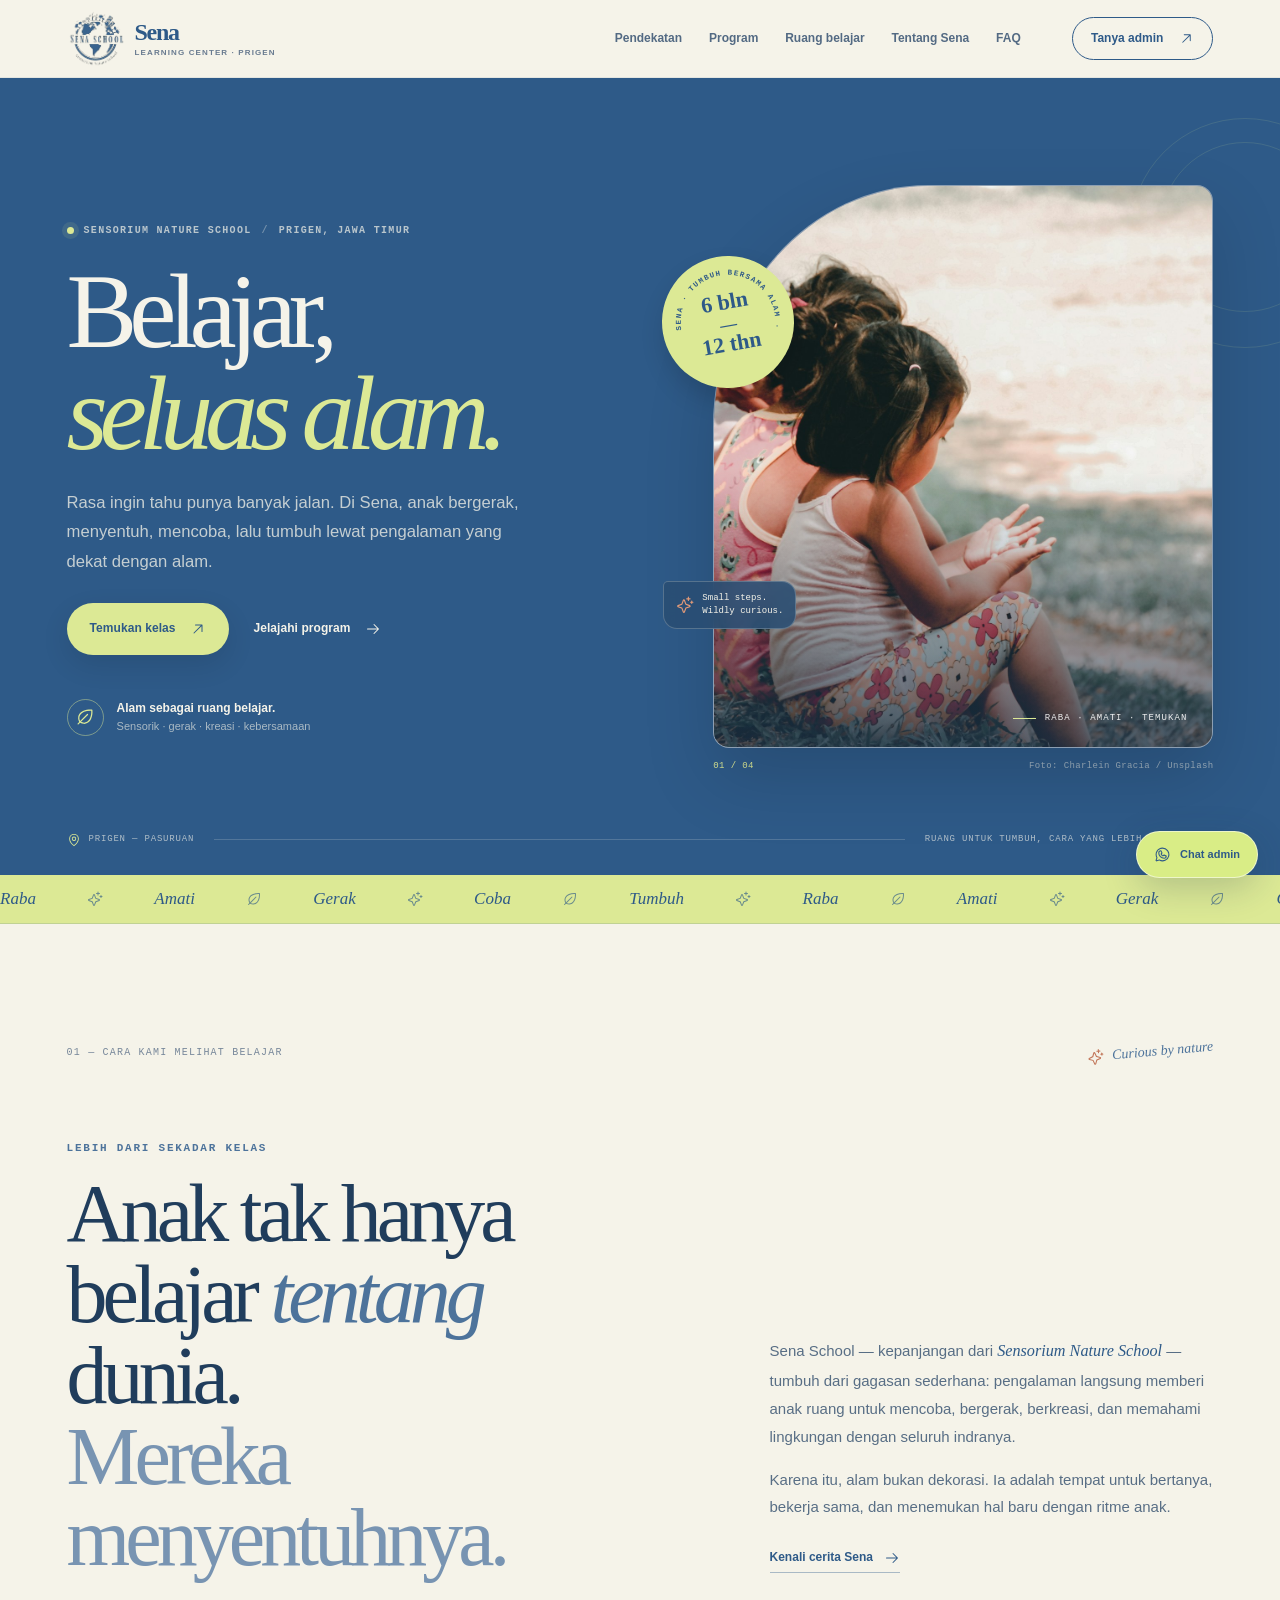
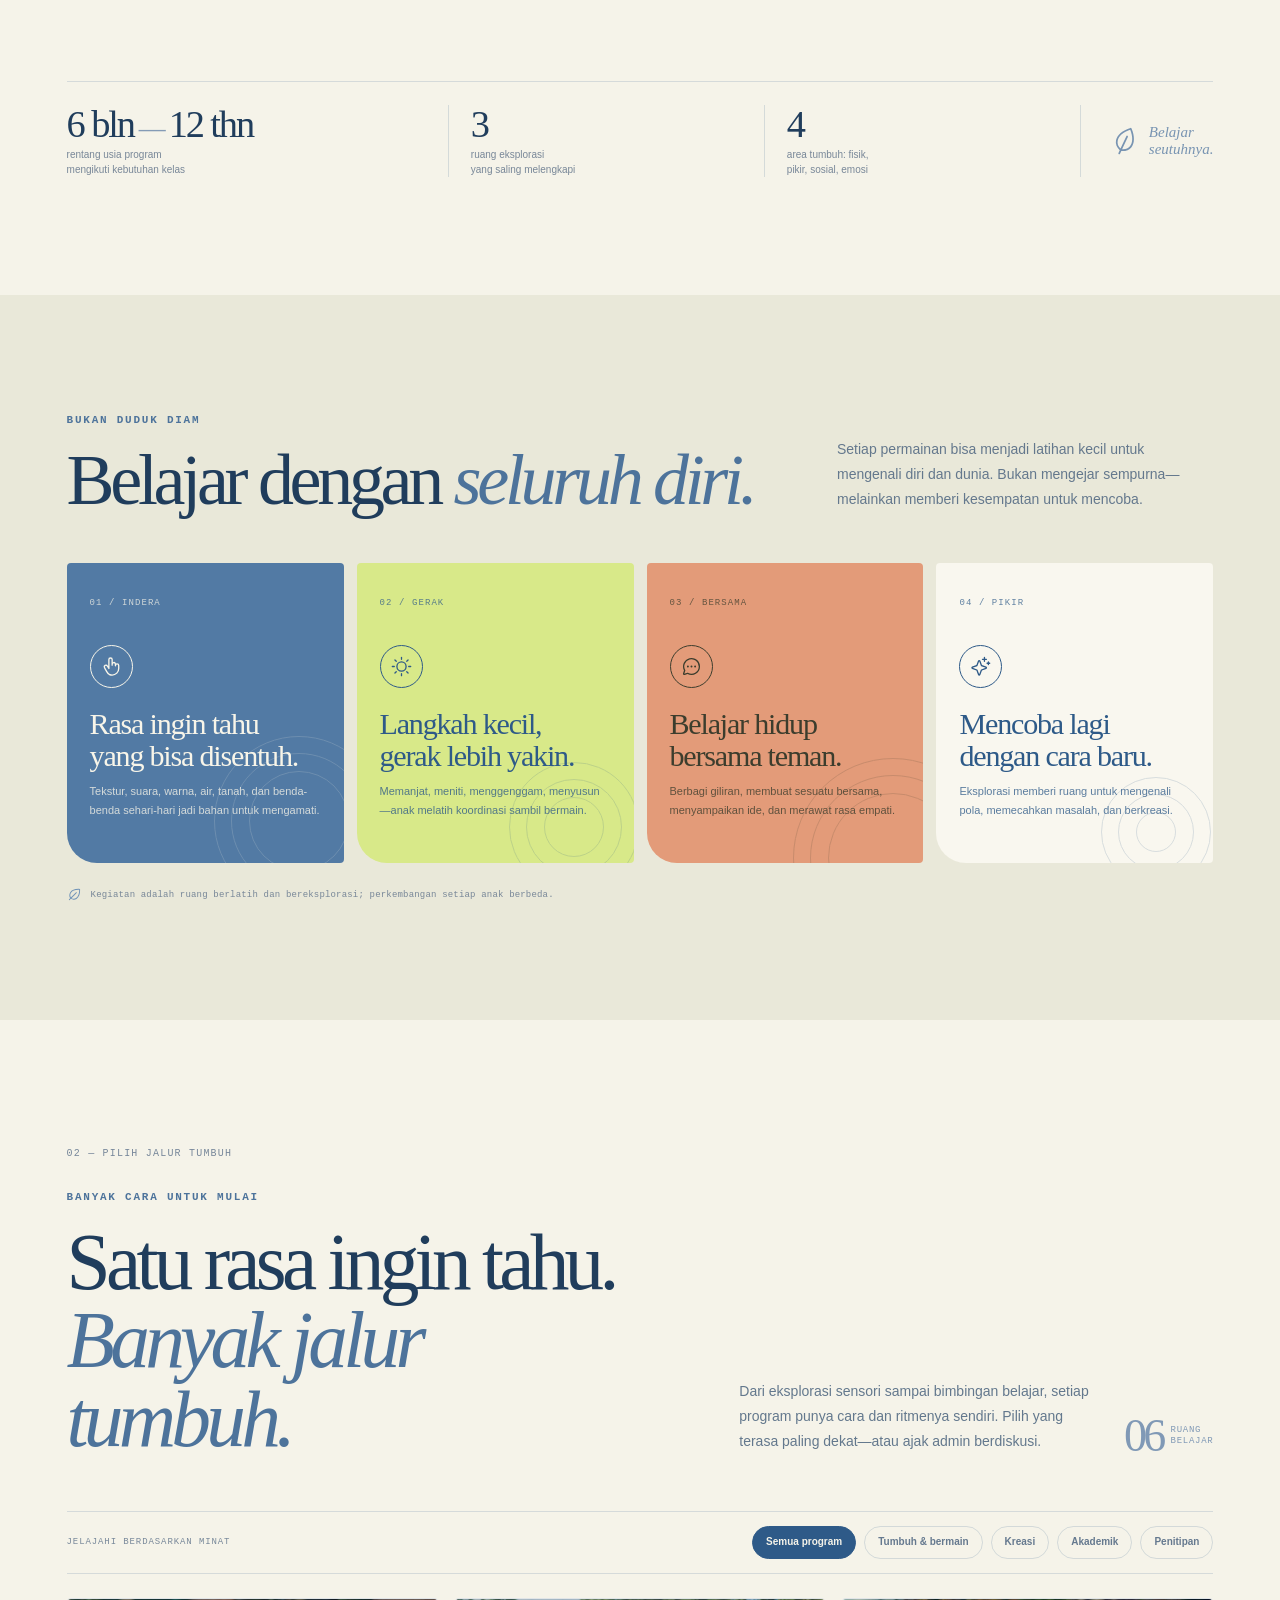
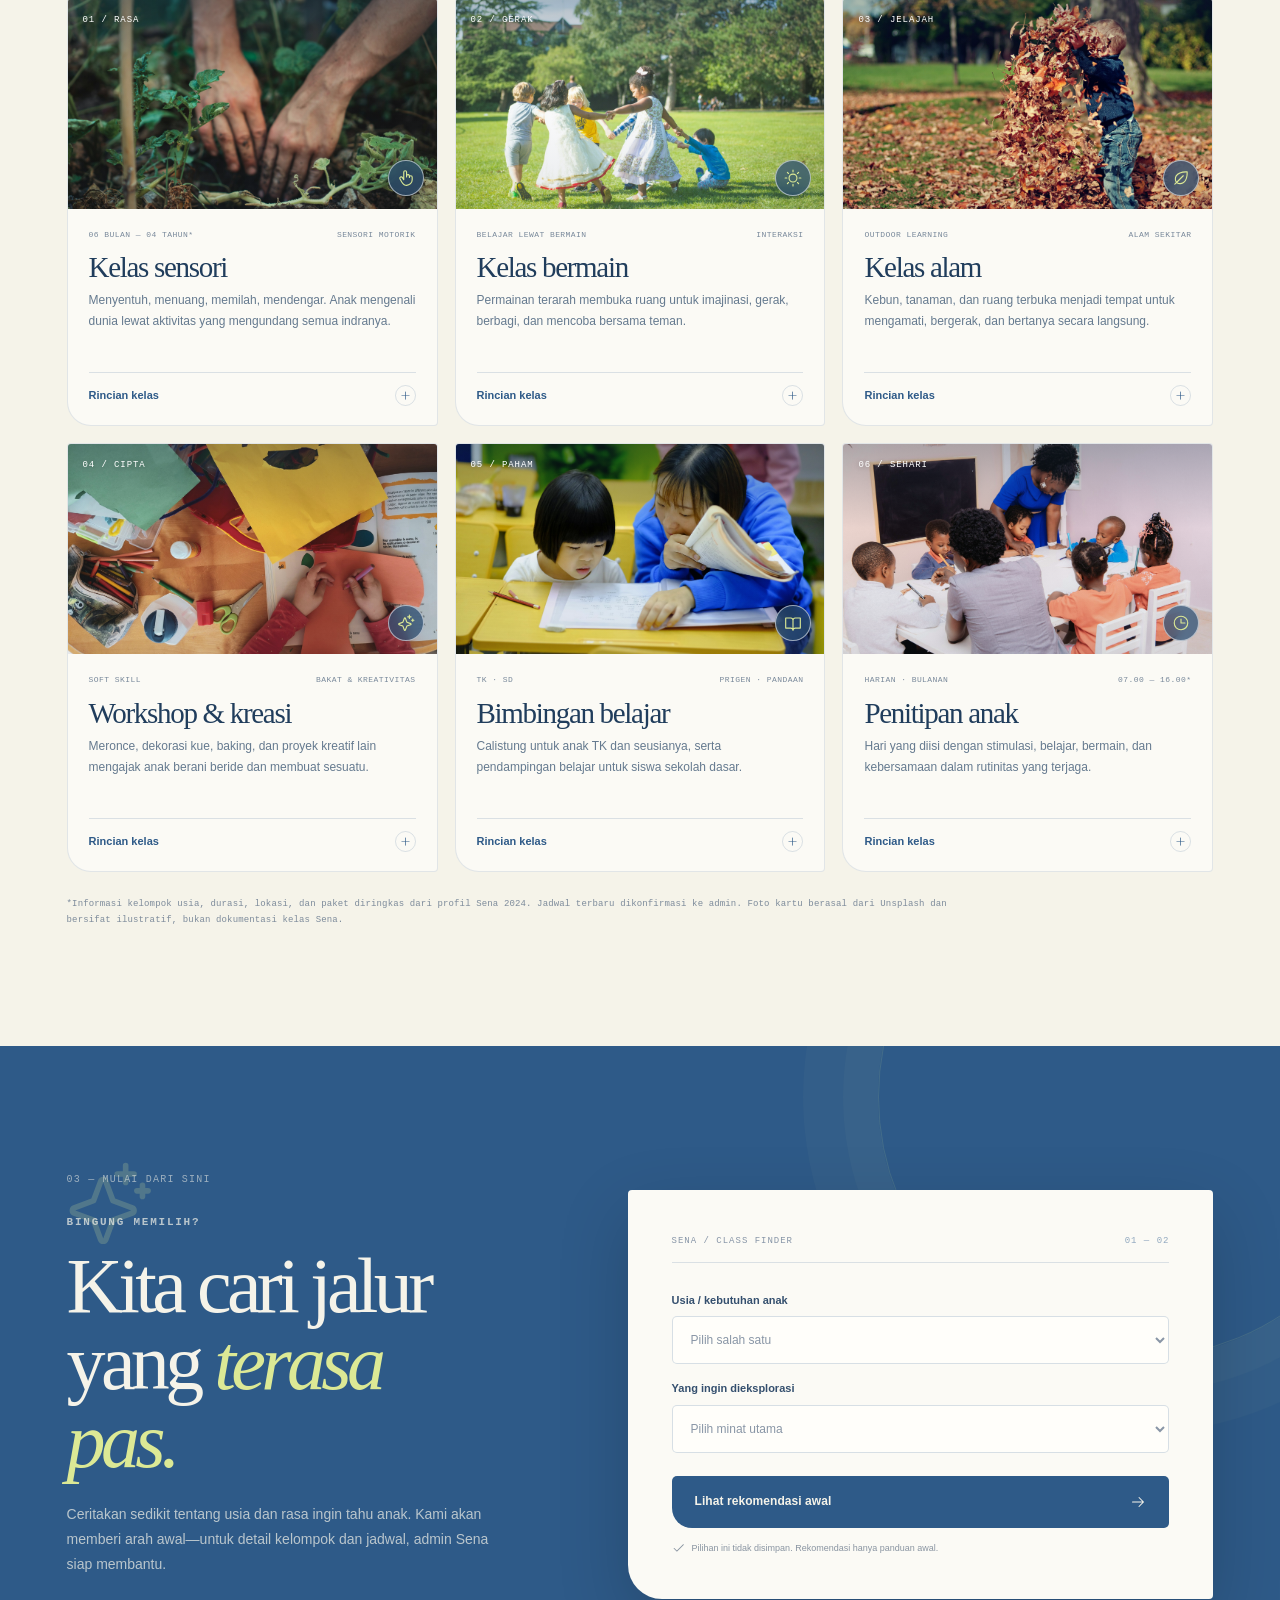
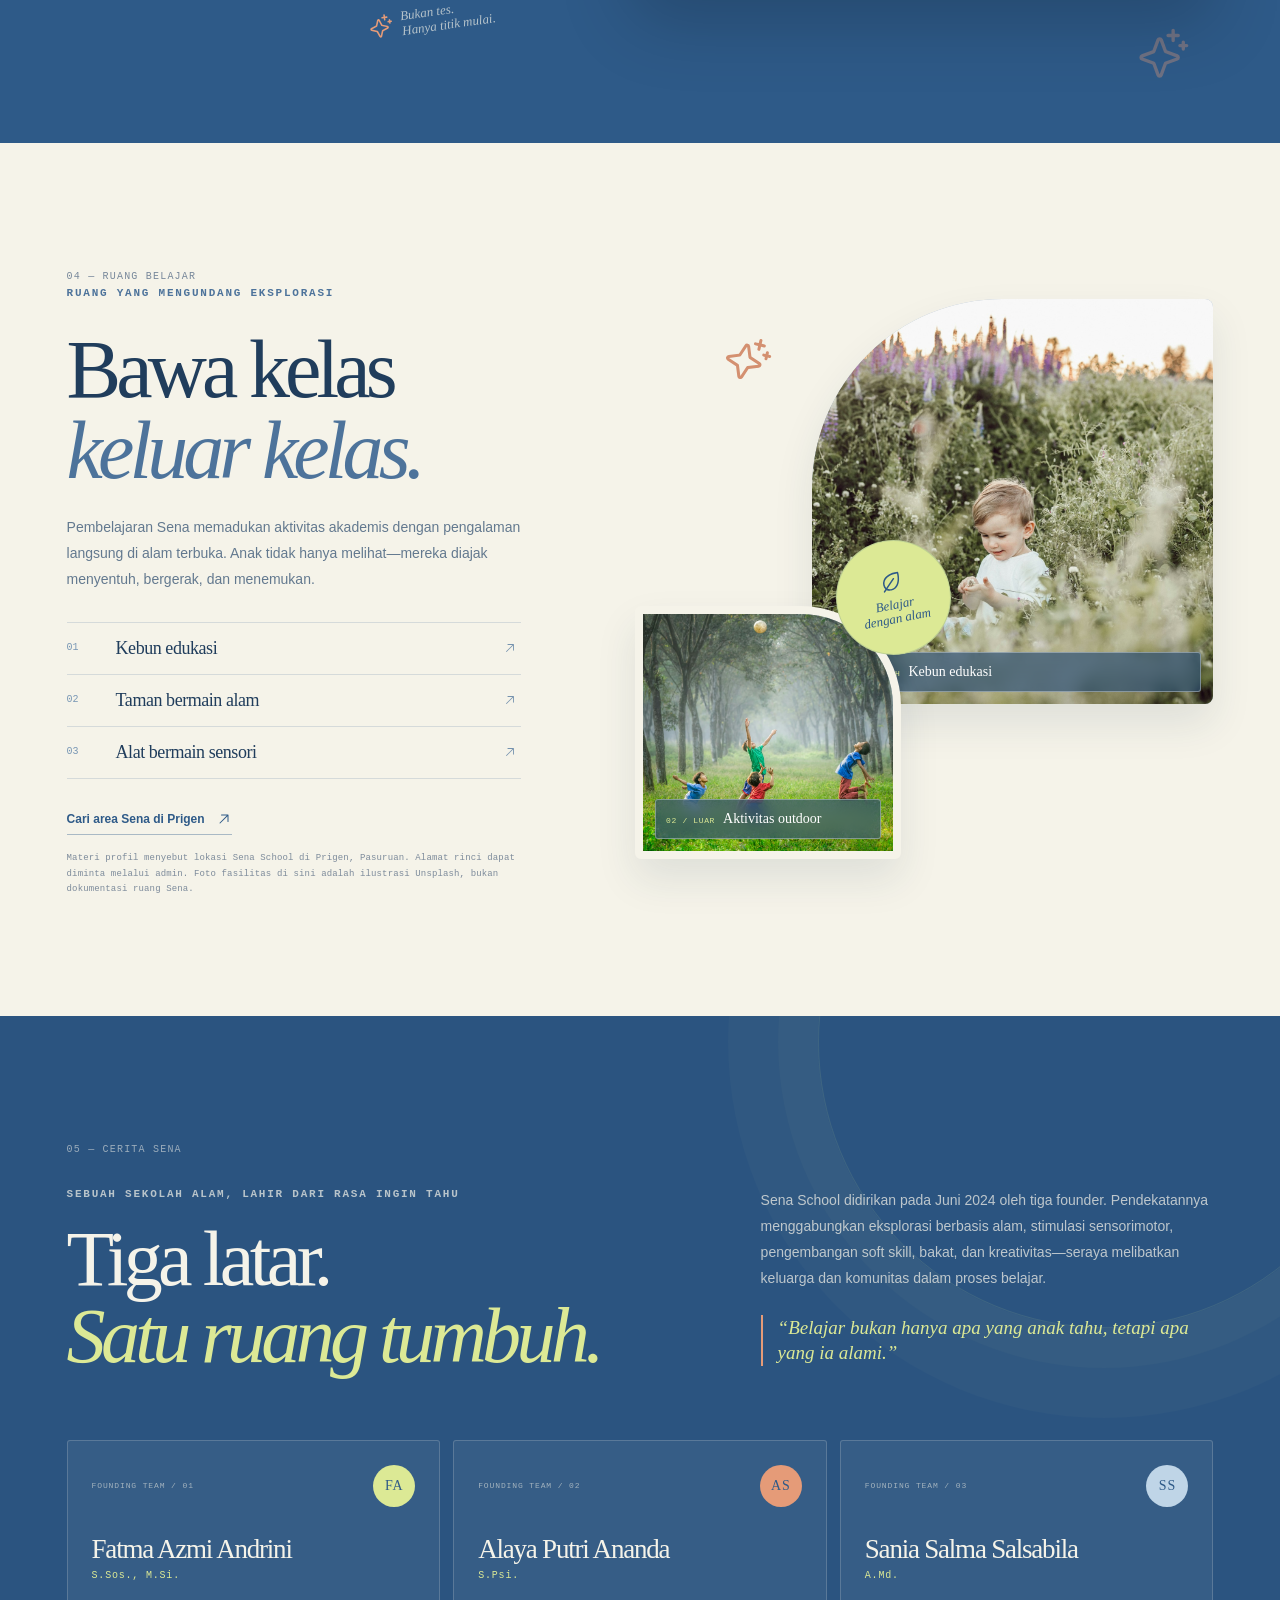
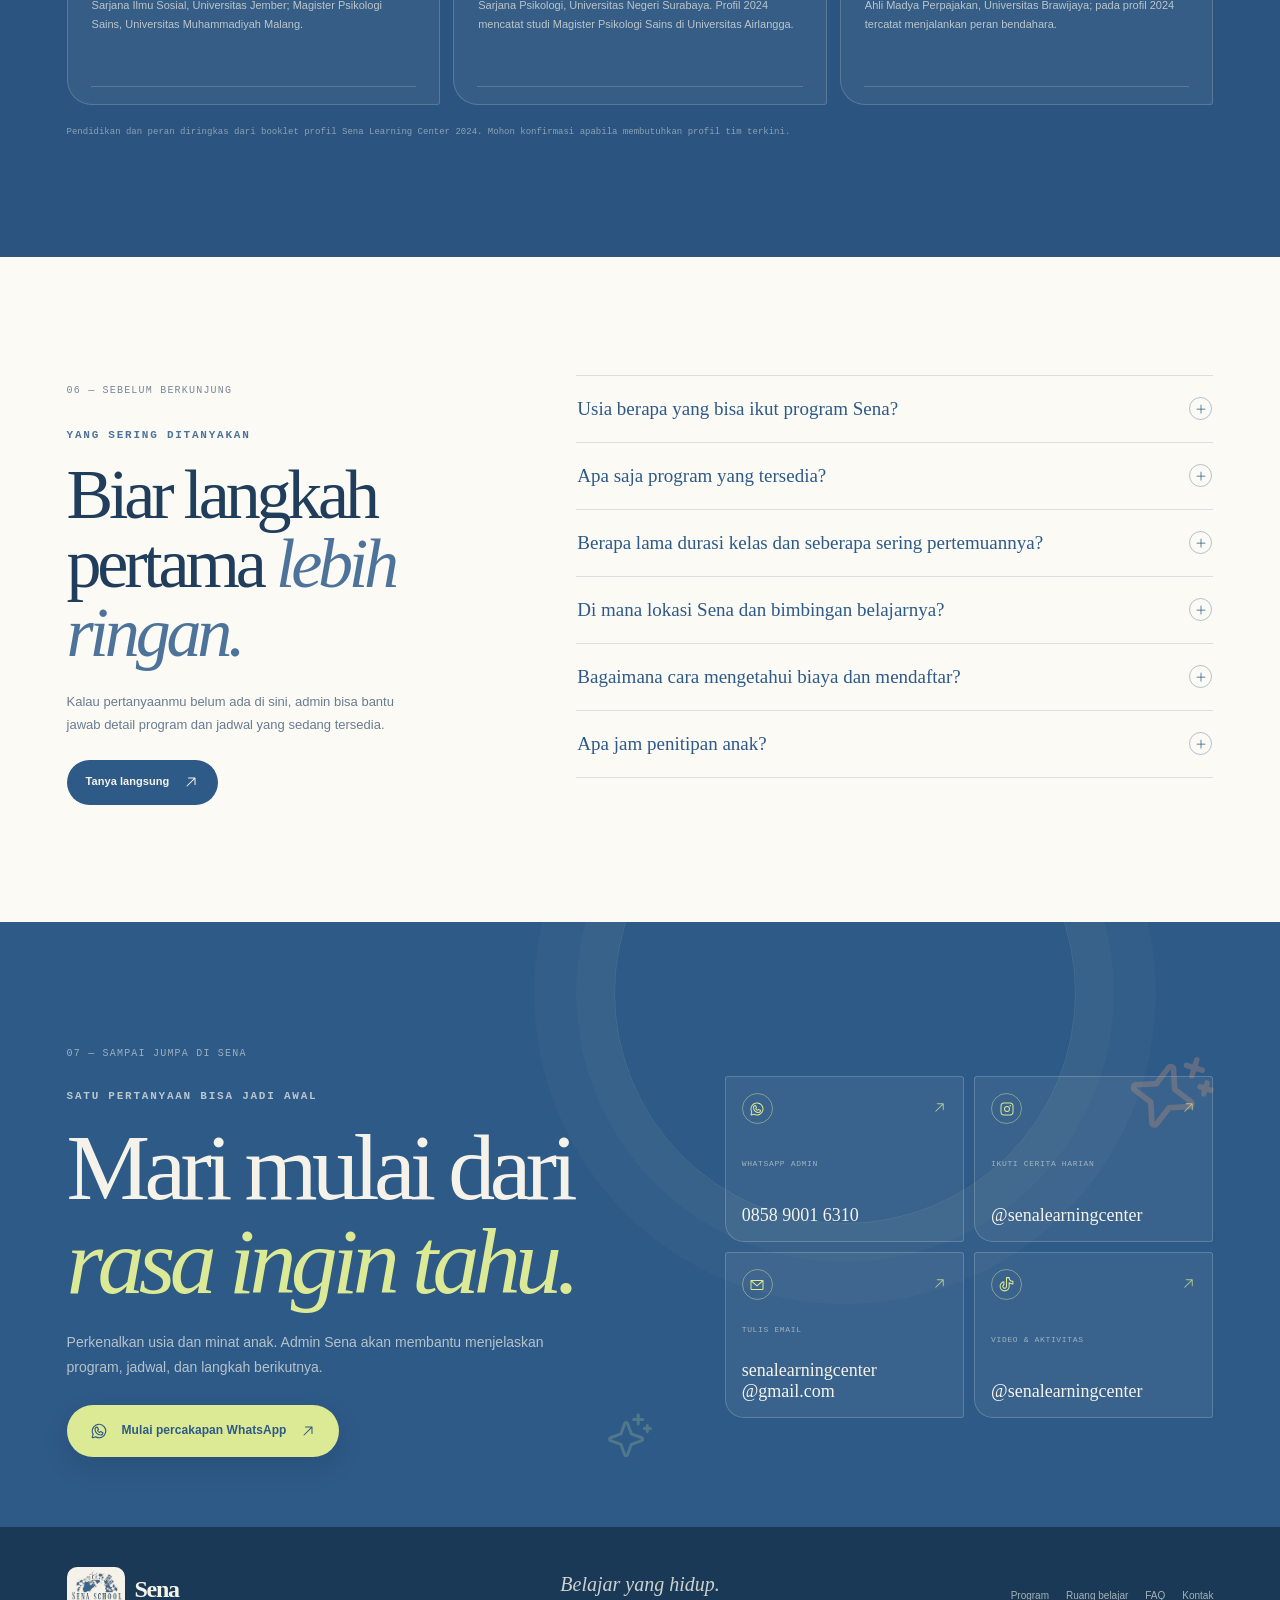
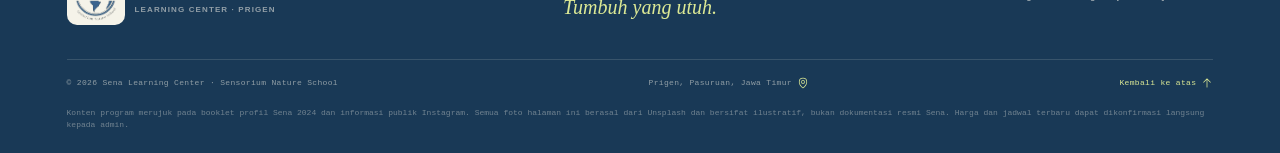
<file: index.html>
<!doctype html>
<html lang="id">
<head>
  <meta charset="utf-8">
  <meta name="viewport" content="width=device-width, initial-scale=1">
  <meta name="theme-color" content="#2E5A88">
  <meta name="description" content="Sena Learning Center di Prigen, Pasuruan — ruang belajar berbasis alam untuk sensory play, kelas alam, kreativitas, calistung, bimbingan SD, dan penitipan anak.">
  <meta property="og:type" content="website">
  <meta property="og:title" content="Sena Learning Center — Belajar, seluas alam">
  <meta property="og:description" content="Ruang belajar berbasis alam dan sensorik untuk anak di Prigen, Pasuruan.">
  <meta property="og:image" content="assets/hero-nature.jpg">
  <title>Sena Learning Center — Belajar, seluas alam</title>
  <link rel="icon" type="image/png" href="assets/sena-favicon.png">
  <link rel="manifest" href="manifest.json">
  <link rel="stylesheet" href="styles.css">
  <script defer src="script.js"></script>
  <script type="application/ld+json">
  {
    "@context": "https://schema.org",
    "@type": "EducationalOrganization",
    "name": "Sena Learning Center — Sensorium Nature School",
    "description": "Pusat belajar anak berbasis alam dan sensorik di Prigen, Pasuruan.",
    "address": {
      "@type": "PostalAddress",
      "addressLocality": "Prigen, Pasuruan",
      "addressRegion": "Jawa Timur",
      "addressCountry": "ID"
    },
    "telephone": "+6285890016310",
    "email": "senalearningcenter@gmail.com",
    "sameAs": [
      "https://www.instagram.com/senalearningcenter/",
      "https://www.tiktok.com/@senalearningcenter"
    ]
  }
  </script>
</head>
<body>
  <a class="skip-link" href="#konten">Lewati ke konten</a>

  <!-- Phosphor Icons Regular subset; official inline SVG paths. MIT License. -->
  <svg class="svg-sprite" xmlns="http://www.w3.org/2000/svg" aria-hidden="true" focusable="false">
    <symbol id="i-leaf" viewBox="0 0 256 256" fill="currentColor"><path d="M223.45,40.07a8,8,0,0,0-7.52-7.52C139.8,28.08,78.82,51,52.82,94a87.09,87.09,0,0,0-12.76,49c.57,15.92,5.21,32,13.79,47.85l-19.51,19.5a8,8,0,0,0,11.32,11.32l19.5-19.51C81,210.73,97.09,215.37,113,215.94q1.67.06,3.33.06A86.93,86.93,0,0,0,162,203.18C205,177.18,227.93,116.21,223.45,40.07ZM153.75,189.5c-22.75,13.78-49.68,14-76.71.77l88.63-88.62a8,8,0,0,0-11.32-11.32L65.73,179c-13.19-27-13-54,.77-76.71,22.09-36.47,74.6-56.44,141.31-54.06C210.2,114.89,190.22,167.41,153.75,189.5Z"/></symbol>
    <symbol id="i-arrow-up-right" viewBox="0 0 256 256" fill="currentColor"><path d="M200,64V168a8,8,0,0,1-16,0V83.31L69.66,197.66a8,8,0,0,1-11.32-11.32L172.69,72H88a8,8,0,0,1,0-16H192A8,8,0,0,1,200,64Z"/></symbol>
    <symbol id="i-arrow-right" viewBox="0 0 256 256" fill="currentColor"><path d="M221.66,133.66l-72,72a8,8,0,0,1-11.32-11.32L196.69,136H40a8,8,0,0,1,0-16H196.69L138.34,61.66a8,8,0,0,1,11.32-11.32l72,72A8,8,0,0,1,221.66,133.66Z"/></symbol>
    <symbol id="i-arrow-down-right" viewBox="0 0 256 256" fill="currentColor"><path d="M200,88V192a8,8,0,0,1-8,8H88a8,8,0,0,1,0-16h84.69L58.34,69.66A8,8,0,0,1,69.66,58.34L184,172.69V88a8,8,0,0,1,16,0Z"/></symbol>
    <symbol id="i-arrow-up" viewBox="0 0 256 256" fill="currentColor"><path d="M205.66,117.66a8,8,0,0,1-11.32,0L136,59.31V216a8,8,0,0,1-16,0V59.31L61.66,117.66a8,8,0,0,1-11.32-11.32l72-72a8,8,0,0,1,11.32,0l72,72A8,8,0,0,1,205.66,117.66Z"/></symbol>
    <symbol id="i-spark" viewBox="0 0 256 256" fill="currentColor"><path d="M197.58,129.06,146,110l-19-51.62a15.92,15.92,0,0,0-29.88,0L78,110l-51.62,19a15.92,15.92,0,0,0,0,29.88L78,178l19,51.62a15.92,15.92,0,0,0,29.88,0L146,178l51.62-19a15.92,15.92,0,0,0,0-29.88ZM137,164.22a8,8,0,0,0-4.74,4.74L112,223.85,91.78,169A8,8,0,0,0,87,164.22L32.15,144,87,123.78A8,8,0,0,0,91.78,119L112,64.15,132.22,119a8,8,0,0,0,4.74,4.74L191.85,144ZM144,40a8,8,0,0,1,8-8h16V16a8,8,0,0,1,16,0V32h16a8,8,0,0,1,0,16H184V64a8,8,0,0,1-16,0V48H152A8,8,0,0,1,144,40ZM248,88a8,8,0,0,1-8,8h-8v8a8,8,0,0,1-16,0V96h-8a8,8,0,0,1,0-16h8V72a8,8,0,0,1,16,0v8h8A8,8,0,0,1,248,88Z"/></symbol>
    <symbol id="i-hand" viewBox="0 0 256 256" fill="currentColor"><path d="M196,88a27.86,27.86,0,0,0-13.35,3.39A28,28,0,0,0,144,74.7V44a28,28,0,0,0-56,0v80l-3.82-6.13A28,28,0,0,0,35.73,146l4.67,8.23C74.81,214.89,89.05,240,136,240a88.1,88.1,0,0,0,88-88V116A28,28,0,0,0,196,88Zm12,64a72.08,72.08,0,0,1-72,72c-37.63,0-47.84-18-81.68-77.68l-4.69-8.27,0-.05A12,12,0,0,1,54,121.61a11.88,11.88,0,0,1,6-1.6,12,12,0,0,1,10.41,6,1.76,1.76,0,0,0,.14.23l18.67,30A8,8,0,0,0,104,152V44a12,12,0,0,1,24,0v68a8,8,0,0,0,16,0V100a12,12,0,0,1,24,0v20a8,8,0,0,0,16,0v-4a12,12,0,0,1,24,0Z"/></symbol>
    <symbol id="i-book" viewBox="0 0 256 256" fill="currentColor"><path d="M232,48H160a40,40,0,0,0-32,16A40,40,0,0,0,96,48H24a8,8,0,0,0-8,8V200a8,8,0,0,0,8,8H96a24,24,0,0,1,24,24,8,8,0,0,0,16,0,24,24,0,0,1,24-24h72a8,8,0,0,0,8-8V56A8,8,0,0,0,232,48ZM96,192H32V64H96a24,24,0,0,1,24,24V200A39.81,39.81,0,0,0,96,192Zm128,0H160a39.81,39.81,0,0,0-24,8V88a24,24,0,0,1,24-24h64Z"/></symbol>
    <symbol id="i-sun" viewBox="0 0 256 256" fill="currentColor"><path d="M120,40V16a8,8,0,0,1,16,0V40a8,8,0,0,1-16,0Zm72,88a64,64,0,1,1-64-64A64.07,64.07,0,0,1,192,128Zm-16,0a48,48,0,1,0-48,48A48.05,48.05,0,0,0,176,128ZM58.34,69.66A8,8,0,0,0,69.66,58.34l-16-16A8,8,0,0,0,42.34,53.66Zm0,116.68-16,16a8,8,0,0,0,11.32,11.32l16-16a8,8,0,0,0-11.32-11.32ZM192,72a8,8,0,0,0,5.66-2.34l16-16a8,8,0,0,0-11.32-11.32l-16,16A8,8,0,0,0,192,72Zm5.66,114.34a8,8,0,0,0-11.32,11.32l16,16a8,8,0,0,0,11.32-11.32ZM48,128a8,8,0,0,0-8-8H16a8,8,0,0,0,0,16H40A8,8,0,0,0,48,128Zm80,80a8,8,0,0,0-8,8v24a8,8,0,0,0,16,0V216A8,8,0,0,0,128,208Zm112-88H216a8,8,0,0,0,0,16h24a8,8,0,0,0,0-16Z"/></symbol>
    <symbol id="i-clock" viewBox="0 0 256 256" fill="currentColor"><path d="M128,24A104,104,0,1,0,232,128,104.11,104.11,0,0,0,128,24Zm0,192a88,88,0,1,1,88-88A88.1,88.1,0,0,1,128,216Zm64-88a8,8,0,0,1-8,8H128a8,8,0,0,1-8-8V72a8,8,0,0,1,16,0v48h48A8,8,0,0,1,192,128Z"/></symbol>
    <symbol id="i-pin" viewBox="0 0 256 256" fill="currentColor"><path d="M128,64a40,40,0,1,0,40,40A40,40,0,0,0,128,64Zm0,64a24,24,0,1,1,24-24A24,24,0,0,1,128,128Zm0-112a88.1,88.1,0,0,0-88,88c0,31.4,14.51,64.68,42,96.25a254.19,254.19,0,0,0,41.45,38.3,8,8,0,0,0,9.18,0A254.19,254.19,0,0,0,174,200.25c27.45-31.57,42-64.85,42-96.25A88.1,88.1,0,0,0,128,16Zm0,206c-16.53-13-72-60.75-72-118a72,72,0,0,1,144,0C200,161.23,144.53,209,128,222Z"/></symbol>
    <symbol id="i-chat" viewBox="0 0 256 256" fill="currentColor"><path d="M140,128a12,12,0,1,1-12-12A12,12,0,0,1,140,128ZM84,116a12,12,0,1,0,12,12A12,12,0,0,0,84,116Zm88,0a12,12,0,1,0,12,12A12,12,0,0,0,172,116Zm60,12A104,104,0,0,1,79.12,219.82L45.07,231.17a16,16,0,0,1-20.24-20.24l11.35-34.05A104,104,0,1,1,232,128Zm-16,0A88,88,0,1,0,51.81,172.06a8,8,0,0,1,.66,6.54L40,216,77.4,203.53a7.85,7.85,0,0,1,2.53-.42,8,8,0,0,1,4,1.08A88,88,0,0,0,216,128Z"/></symbol>
    <symbol id="i-whatsapp" viewBox="0 0 256 256" fill="currentColor"><path d="M187.58,144.84l-32-16a8,8,0,0,0-8,.5l-14.69,9.8a40.55,40.55,0,0,1-16-16l9.8-14.69a8,8,0,0,0,.5-8l-16-32A8,8,0,0,0,104,64a40,40,0,0,0-40,40,88.1,88.1,0,0,0,88,88,40,40,0,0,0,40-40A8,8,0,0,0,187.58,144.84ZM152,176a72.08,72.08,0,0,1-72-72A24,24,0,0,1,99.29,80.46l11.48,23L101,118a8,8,0,0,0-.73,7.51,56.47,56.47,0,0,0,30.15,30.15A8,8,0,0,0,138,155l14.61-9.74,23,11.48A24,24,0,0,1,152,176ZM128,24A104,104,0,0,0,36.18,176.88L24.83,210.93a16,16,0,0,0,20.24,20.24l34.05-11.35A104,104,0,1,0,128,24Zm0,192a87.87,87.87,0,0,1-44.06-11.81,8,8,0,0,0-6.54-.67L40,216,52.47,178.6a8,8,0,0,0-.66-6.54A88,88,0,1,1,128,216Z"/></symbol>
    <symbol id="i-instagram" viewBox="0 0 256 256" fill="currentColor"><path d="M128,80a48,48,0,1,0,48,48A48.05,48.05,0,0,0,128,80Zm0,80a32,32,0,1,1,32-32A32,32,0,0,1,128,160ZM176,24H80A56.06,56.06,0,0,0,24,80v96a56.06,56.06,0,0,0,56,56h96a56.06,56.06,0,0,0,56-56V80A56.06,56.06,0,0,0,176,24Zm40,152a40,40,0,0,1-40,40H80a40,40,0,0,1-40-40V80A40,40,0,0,1,80,40h96a40,40,0,0,1,40,40ZM192,76a12,12,0,1,1-12-12A12,12,0,0,1,192,76Z"/></symbol>
    <symbol id="i-mail" viewBox="0 0 256 256" fill="currentColor"><path d="M224,48H32a8,8,0,0,0-8,8V192a16,16,0,0,0,16,16H216a16,16,0,0,0,16-16V56A8,8,0,0,0,224,48ZM203.43,64,128,133.15,52.57,64ZM216,192H40V74.19l82.59,75.71a8,8,0,0,0,10.82,0L216,74.19V192Z"/></symbol>
    <symbol id="i-menu" viewBox="0 0 256 256" fill="currentColor"><path d="M224,128a8,8,0,0,1-8,8H40a8,8,0,0,1,0-16H216A8,8,0,0,1,224,128ZM40,72H216a8,8,0,0,0,0-16H40a8,8,0,0,0,0,16ZM216,184H40a8,8,0,0,0,0,16H216a8,8,0,0,0,0-16Z"/></symbol>
    <symbol id="i-close" viewBox="0 0 256 256" fill="currentColor"><path d="M205.66,194.34a8,8,0,0,1-11.32,11.32L128,139.31,61.66,205.66a8,8,0,0,1-11.32-11.32L116.69,128,50.34,61.66A8,8,0,0,1,61.66,50.34L128,116.69l66.34-66.35a8,8,0,0,1,11.32,11.32L139.31,128Z"/></symbol>
    <symbol id="i-check" viewBox="0 0 256 256" fill="currentColor"><path d="M229.66,77.66l-128,128a8,8,0,0,1-11.32,0l-56-56a8,8,0,0,1,11.32-11.32L96,188.69,218.34,66.34a8,8,0,0,1,11.32,11.32Z"/></symbol>
    <symbol id="i-tiktok" viewBox="0 0 256 256" fill="currentColor"><path d="M224,72a48.05,48.05,0,0,1-48-48,8,8,0,0,0-8-8H128a8,8,0,0,0-8,8V156a20,20,0,1,1-28.57-18.08A8,8,0,0,0,96,130.69V88a8,8,0,0,0-9.4-7.88C50.91,86.48,24,119.1,24,156a76,76,0,0,0,152,0V116.29A103.25,103.25,0,0,0,224,128a8,8,0,0,0,8-8V80A8,8,0,0,0,224,72Zm-8,39.64a87.19,87.19,0,0,1-43.33-16.15A8,8,0,0,0,160,102v54a60,60,0,0,1-120,0c0-25.9,16.64-49.13,40-57.6v27.67A36,36,0,1,0,136,156V32h24.5A64.14,64.14,0,0,0,216,87.5Z"/></symbol>
    <symbol id="i-plus" viewBox="0 0 256 256" fill="currentColor"><path d="M224,128a8,8,0,0,1-8,8H136v80a8,8,0,0,1-16,0V136H40a8,8,0,0,1,0-16h80V40a8,8,0,0,1,16,0v80h80A8,8,0,0,1,224,128Z"/></symbol>
  </svg>

  <header class="site-header" id="siteHeader">
    <div class="nav-wrap">
      <a class="brand" href="#beranda" aria-label="Sena Learning Center, beranda">
        <span class="brand-mark"><img src="assets/sena-logo.png" alt="" aria-hidden="true"></span>
        <span class="brand-copy"><strong>Sena</strong><small>learning center · prigen</small></span>
      </a>
      <button class="menu-toggle" id="menuToggle" type="button" aria-label="Buka navigasi" aria-expanded="false" aria-controls="primaryNav">
        <svg class="icon icon-menu" aria-hidden="true"><use href="#i-menu"></use></svg>
        <svg class="icon icon-close" aria-hidden="true"><use href="#i-close"></use></svg>
      </button>
      <nav class="primary-nav" id="primaryNav" aria-label="Navigasi utama">
        <a href="#pendekatan">Pendekatan</a>
        <a href="#program">Program</a>
        <a href="#ruang">Ruang belajar</a>
        <a href="#tentang">Tentang Sena</a>
        <a href="#faq">FAQ</a>
      </nav>
      <a class="nav-cta" href="https://wa.me/6285890016310?text=Halo%20admin%20Sena%2C%20saya%20ingin%20bertanya%20tentang%20program%20belajar." target="_blank" rel="noopener noreferrer">
        <span>Tanya admin</span><svg class="icon" aria-hidden="true"><use href="#i-arrow-up-right"></use></svg>
      </a>
    </div>
  </header>

  <main id="konten">
    <section class="hero" id="beranda" aria-labelledby="heroTitle">
      <div class="hero-inner">
        <div class="hero-copy">
          <p class="eyebrow eyebrow-light"><span class="eyebrow-dot"></span> Sensorium Nature School <span class="eyebrow-divider">/</span> Prigen, Jawa Timur</p>
          <h1 id="heroTitle">Belajar,<br><em>seluas alam.</em></h1>
          <p class="hero-intro">Rasa ingin tahu punya banyak jalan. Di Sena, anak bergerak, menyentuh, mencoba, lalu tumbuh lewat pengalaman yang dekat dengan alam.</p>
          <div class="hero-actions">
            <a class="button button-lime" href="#pilih-kelas">Temukan kelas <svg class="icon" aria-hidden="true"><use href="#i-arrow-up-right"></use></svg></a>
            <a class="button button-link-light" href="#program">Jelajahi program <svg class="icon" aria-hidden="true"><use href="#i-arrow-right"></use></svg></a>
          </div>
          <div class="hero-proof">
            <div class="proof-mark" aria-hidden="true"><svg class="icon"><use href="#i-leaf"></use></svg></div>
            <p><strong>Alam sebagai ruang belajar.</strong><br>Sensorik · gerak · kreasi · kebersamaan</p>
          </div>
        </div>
        <div class="hero-visual">
          <div class="hero-photo-frame">
            <img src="assets/hero-nature.jpg" alt="Foto Unsplash oleh Charlein Gracia: tiga anak duduk bersama di rerumputan dekat air." fetchpriority="high">
            <div class="photo-shade"></div>
            <div class="hero-photo-caption"><span class="caption-line"></span><span>Raba · amati · temukan</span></div>
          </div>
          <div class="hero-sticker" aria-label="Untuk anak usia enam bulan hingga dua belas tahun">
            <svg viewBox="0 0 120 120" class="sticker-ring" aria-hidden="true"><defs><path id="circleTextPath" d="M60,60 m-43,0 a43,43 0 1,1 86,0 a43,43 0 1,1 -86,0"/></defs><text><textPath href="#circleTextPath">SENA · TUMBUH BERSAMA ALAM · </textPath></text></svg>
            <span>6 bln<br><i>—</i><br>12 thn</span>
          </div>
          <div class="hero-side-note"><svg class="icon" aria-hidden="true"><use href="#i-spark"></use></svg><span>Small steps.<br>Wildly curious.</span></div>
          <div class="hero-art-label"><span class="tiny-index">01 / 04</span><span>Foto: Charlein Gracia / Unsplash</span></div>
        </div>
      </div>
      <div class="hero-bottom container">
        <span class="hero-bottom-location"><svg class="icon" aria-hidden="true"><use href="#i-pin"></use></svg> Prigen — Pasuruan</span>
        <span class="hero-bottom-line"></span>
        <span class="hero-bottom-right">Ruang untuk tumbuh, cara yang lebih hidup <svg class="icon" aria-hidden="true"><use href="#i-arrow-down-right"></use></svg></span>
      </div>
      <span class="hero-orbit orbit-one" aria-hidden="true"></span>
      <span class="hero-orbit orbit-two" aria-hidden="true"></span>
    </section>

    <div class="ticker" aria-label="Belajar lewat eksplorasi, permainan, dan alam">
      <div class="ticker-track" aria-hidden="true">
        <span>Raba</span><svg class="icon"><use href="#i-spark"></use></svg><span>Amati</span><svg class="icon"><use href="#i-leaf"></use></svg><span>Gerak</span><svg class="icon"><use href="#i-spark"></use></svg><span>Coba</span><svg class="icon"><use href="#i-leaf"></use></svg><span>Tumbuh</span><svg class="icon"><use href="#i-spark"></use></svg><span>Raba</span><svg class="icon"><use href="#i-leaf"></use></svg><span>Amati</span><svg class="icon"><use href="#i-spark"></use></svg><span>Gerak</span><svg class="icon"><use href="#i-leaf"></use></svg><span>Coba</span><svg class="icon"><use href="#i-spark"></use></svg><span>Tumbuh</span><svg class="icon"><use href="#i-leaf"></use></svg>
      </div>
    </div>

    <section class="intro-section section-pad" id="pendekatan" aria-labelledby="introTitle">
      <div class="container">
        <div class="intro-topline reveal">
          <span class="section-index">01 — CARA KAMI MELIHAT BELAJAR</span>
          <span class="hand-note"><svg class="icon" aria-hidden="true"><use href="#i-spark"></use></svg> Curious by nature</span>
        </div>
        <div class="intro-grid">
          <div class="intro-heading reveal">
            <p class="eyebrow">Lebih dari sekadar kelas</p>
            <h2 id="introTitle">Anak tak hanya belajar <em>tentang</em> dunia.<br><span>Mereka menyentuhnya.</span></h2>
          </div>
          <div class="intro-copy reveal">
            <p>Sena School — kepanjangan dari <em>Sensorium Nature School</em> — tumbuh dari gagasan sederhana: pengalaman langsung memberi anak ruang untuk mencoba, bergerak, berkreasi, dan memahami lingkungan dengan seluruh indranya.</p>
            <p>Karena itu, alam bukan dekorasi. Ia adalah tempat untuk bertanya, bekerja sama, dan menemukan hal baru dengan ritme anak.</p>
            <a class="text-link" href="#tentang">Kenali cerita Sena <svg class="icon" aria-hidden="true"><use href="#i-arrow-right"></use></svg></a>
          </div>
        </div>
        <div class="intro-stats reveal" aria-label="Gambaran Sena Learning Center">
          <div class="stat-item"><strong>6 bln<span>—</span>12 thn</strong><small>rentang usia program<br>mengikuti kebutuhan kelas</small></div>
          <div class="stat-item"><strong>3</strong><small>ruang eksplorasi<br>yang saling melengkapi</small></div>
          <div class="stat-item"><strong>4</strong><small>area tumbuh: fisik,<br>pikir, sosial, emosi</small></div>
          <div class="stat-signature"><svg class="icon" aria-hidden="true"><use href="#i-leaf"></use></svg><span>Belajar<br>seutuhnya.</span></div>
        </div>
      </div>
    </section>

    <section class="growth-section section-pad" aria-labelledby="growthTitle">
      <div class="container">
        <div class="section-heading-row reveal">
          <div><p class="eyebrow">Bukan duduk diam</p><h2 id="growthTitle">Belajar dengan <em>seluruh diri.</em></h2></div>
          <p class="section-deck">Setiap permainan bisa menjadi latihan kecil untuk mengenali diri dan dunia. Bukan mengejar sempurna—melainkan memberi kesempatan untuk mencoba.</p>
        </div>
        <div class="growth-grid">
          <article class="growth-card growth-card-moss reveal">
            <span class="growth-number">01 / INDERA</span><span class="growth-icon"><svg class="icon" aria-hidden="true"><use href="#i-hand"></use></svg></span>
            <h3>Rasa ingin tahu<br>yang bisa disentuh.</h3><p>Tekstur, suara, warna, air, tanah, dan benda-benda sehari-hari jadi bahan untuk mengamati.</p>
            <span class="growth-orbit orbit-a" aria-hidden="true"></span>
          </article>
          <article class="growth-card growth-card-citrus reveal">
            <span class="growth-number">02 / GERAK</span><span class="growth-icon"><svg class="icon" aria-hidden="true"><use href="#i-sun"></use></svg></span>
            <h3>Langkah kecil,<br>gerak lebih yakin.</h3><p>Memanjat, meniti, menggenggam, menyusun—anak melatih koordinasi sambil bermain.</p>
            <span class="growth-orbit orbit-b" aria-hidden="true"></span>
          </article>
          <article class="growth-card growth-card-clay reveal">
            <span class="growth-number">03 / BERSAMA</span><span class="growth-icon"><svg class="icon" aria-hidden="true"><use href="#i-chat"></use></svg></span>
            <h3>Belajar hidup<br>bersama teman.</h3><p>Berbagi giliran, membuat sesuatu bersama, menyampaikan ide, dan merawat rasa empati.</p>
            <span class="growth-orbit orbit-c" aria-hidden="true"></span>
          </article>
          <article class="growth-card growth-card-cream reveal">
            <span class="growth-number">04 / PIKIR</span><span class="growth-icon"><svg class="icon" aria-hidden="true"><use href="#i-spark"></use></svg></span>
            <h3>Mencoba lagi<br>dengan cara baru.</h3><p>Eksplorasi memberi ruang untuk mengenali pola, memecahkan masalah, dan berkreasi.</p>
            <span class="growth-orbit orbit-d" aria-hidden="true"></span>
          </article>
        </div>
        <p class="gentle-note reveal"><svg class="icon" aria-hidden="true"><use href="#i-leaf"></use></svg> Kegiatan adalah ruang berlatih dan bereksplorasi; perkembangan setiap anak berbeda.</p>
      </div>
    </section>

    <section class="program-section section-pad" id="program" aria-labelledby="programTitle">
      <div class="container">
        <div class="program-heading reveal">
          <div><span class="section-index">02 — PILIH JALUR TUMBUH</span><p class="eyebrow">Banyak cara untuk mulai</p><h2 id="programTitle">Satu rasa ingin tahu.<br><em>Banyak jalur tumbuh.</em></h2></div>
          <div class="program-intro"><p>Dari eksplorasi sensori sampai bimbingan belajar, setiap program punya cara dan ritmenya sendiri. Pilih yang terasa paling dekat—atau ajak admin berdiskusi.</p><span class="program-count"><b>06</b><small>ruang<br>belajar</small></span></div>
        </div>
        <div class="program-toolbar reveal">
          <p>JELAJAHI BERDASARKAN MINAT</p>
          <div class="filter-list" role="group" aria-label="Saring program">
            <button class="filter-chip is-active" type="button" data-filter="all" aria-pressed="true">Semua program</button>
            <button class="filter-chip" type="button" data-filter="tumbuh" aria-pressed="false">Tumbuh & bermain</button>
            <button class="filter-chip" type="button" data-filter="kreatif" aria-pressed="false">Kreasi</button>
            <button class="filter-chip" type="button" data-filter="akademik" aria-pressed="false">Akademik</button>
            <button class="filter-chip" type="button" data-filter="penitipan" aria-pressed="false">Penitipan</button>
          </div>
        </div>
        <div class="program-grid" id="programGrid">
          <article class="program-card reveal" data-category="tumbuh" id="kelas-sensori">
            <div class="program-photo"><img src="assets/sensory.jpg" alt="Tangan menanam bibit hijau di tanah kebun; foto Unsplash oleh Jonathan Kemper." loading="lazy"><span class="photo-number">01 / RASA</span><span class="photo-corner"><svg class="icon" aria-hidden="true"><use href="#i-hand"></use></svg></span></div>
            <div class="program-body"><div class="program-tags"><span>06 bulan — 04 tahun*</span><span>Sensori motorik</span></div><h3>Kelas sensori</h3><p>Menyentuh, menuang, memilah, mendengar. Anak mengenali dunia lewat aktivitas yang mengundang semua indranya.</p>
              <details class="program-details"><summary>Rincian kelas <span class="summary-plus" aria-hidden="true"><svg class="icon"><use href="#i-plus"></use></svg></span></summary><div class="details-copy"><ul><li>Durasi yang tercantum di profil: 60–90 menit, berisi 3 kegiatan.</li><li>Rentang kelompok usia: 6 bulan, 1–2 tahun, dan 3–4 tahun.</li><li>Nama paket: Kucing, Jerapah Outdoor, Koala Progresif, dan Tupai Hibernasi. Profil 2024 menyebut paket progresif tertentu berjalan 4 minggu dan dilengkapi kartu laporan studi.</li></ul><a class="small-wa" href="https://wa.me/6285890016310?text=Halo%20admin%20Sena%2C%20saya%20ingin%20bertanya%20tentang%20kelas%20sensori." target="_blank" rel="noopener noreferrer">Tanya kelas sensori <svg class="icon" aria-hidden="true"><use href="#i-arrow-up-right"></use></svg></a></div></details>
            </div>
          </article>
          <article class="program-card reveal" data-category="tumbuh" id="kelas-bermain">
            <div class="program-photo"><img src="assets/play.jpg" alt="Sekelompok anak bermain melingkar sambil berpegangan tangan di taman; foto Unsplash oleh Jay Chen." loading="lazy"><span class="photo-number">02 / GERAK</span><span class="photo-corner"><svg class="icon" aria-hidden="true"><use href="#i-sun"></use></svg></span></div>
            <div class="program-body"><div class="program-tags"><span>Belajar lewat bermain</span><span>Interaksi</span></div><h3>Kelas bermain</h3><p>Permainan terarah membuka ruang untuk imajinasi, gerak, berbagi, dan mencoba bersama teman.</p>
              <details class="program-details"><summary>Rincian kelas <span class="summary-plus" aria-hidden="true"><svg class="icon"><use href="#i-plus"></use></svg></span></summary><div class="details-copy"><p>Kelas bermain tercantum sebagai salah satu program Sena School. Bentuk kegiatan, kelompok usia, dan jadwal mengikuti kelas yang sedang dibuka.</p><a class="small-wa" href="https://wa.me/6285890016310?text=Halo%20admin%20Sena%2C%20saya%20ingin%20bertanya%20tentang%20kelas%20bermain." target="_blank" rel="noopener noreferrer">Tanya kelas bermain <svg class="icon" aria-hidden="true"><use href="#i-arrow-up-right"></use></svg></a></div></details>
            </div>
          </article>
          <article class="program-card reveal" data-category="tumbuh" id="kelas-alam">
            <div class="program-photo"><img src="assets/nature.jpg" alt="Seorang anak bermain dengan daun kering di taman; foto Unsplash oleh Scott Webb." loading="lazy"><span class="photo-number">03 / JELAJAH</span><span class="photo-corner"><svg class="icon" aria-hidden="true"><use href="#i-leaf"></use></svg></span></div>
            <div class="program-body"><div class="program-tags"><span>Outdoor learning</span><span>Alam sekitar</span></div><h3>Kelas alam</h3><p>Kebun, tanaman, dan ruang terbuka menjadi tempat untuk mengamati, bergerak, dan bertanya secara langsung.</p>
              <details class="program-details"><summary>Rincian kelas <span class="summary-plus" aria-hidden="true"><svg class="icon"><use href="#i-plus"></use></svg></span></summary><div class="details-copy"><p>Profil Sena mencantumkan kelas alam dan kegiatan outdoor sebagai bagian dari pengalaman belajar. Tema, usia, dan waktu kegiatan dapat berubah mengikuti agenda.</p><a class="small-wa" href="https://wa.me/6285890016310?text=Halo%20admin%20Sena%2C%20saya%20ingin%20bertanya%20tentang%20kelas%20alam%20dan%20kegiatan%20outdoor." target="_blank" rel="noopener noreferrer">Tanya kelas alam <svg class="icon" aria-hidden="true"><use href="#i-arrow-up-right"></use></svg></a></div></details>
            </div>
          </article>
          <article class="program-card reveal" data-category="kreatif" id="kelas-kreasi">
            <div class="program-photo"><img src="assets/creative.jpg" alt="Tangan anak mewarnai kertas dan memakai alat seni di atas meja; foto Unsplash oleh Compagnons." loading="lazy"><span class="photo-number">04 / CIPTA</span><span class="photo-corner"><svg class="icon" aria-hidden="true"><use href="#i-spark"></use></svg></span></div>
            <div class="program-body"><div class="program-tags"><span>Soft skill</span><span>Bakat & kreativitas</span></div><h3>Workshop & kreasi</h3><p>Meronce, dekorasi kue, baking, dan proyek kreatif lain mengajak anak berani beride dan membuat sesuatu.</p>
              <details class="program-details"><summary>Rincian kelas <span class="summary-plus" aria-hidden="true"><svg class="icon"><use href="#i-plus"></use></svg></span></summary><div class="details-copy"><p>Contoh kegiatan di profil: meronce manik-manik, dekorasi kue, dan kelas baking. Tema, usia peserta, dan kalender workshop dikonfirmasi untuk setiap agenda.</p><a class="small-wa" href="https://wa.me/6285890016310?text=Halo%20admin%20Sena%2C%20saya%20ingin%20bertanya%20tentang%20workshop%20kreativitas." target="_blank" rel="noopener noreferrer">Tanya workshop <svg class="icon" aria-hidden="true"><use href="#i-arrow-up-right"></use></svg></a></div></details>
            </div>
          </article>
          <article class="program-card reveal" data-category="akademik" id="bimbingan-belajar">
            <div class="program-photo"><img src="assets/lesson.jpg" alt="Seorang perempuan mendampingi anak belajar di meja; foto Unsplash oleh Jerry Wang." loading="lazy"><span class="photo-number">05 / PAHAM</span><span class="photo-corner"><svg class="icon" aria-hidden="true"><use href="#i-book"></use></svg></span></div>
            <div class="program-body"><div class="program-tags"><span>TK · SD</span><span>Prigen · Pandaan</span></div><h3>Bimbingan belajar</h3><p>Calistung untuk anak TK dan seusianya, serta pendampingan belajar untuk siswa sekolah dasar.</p>
              <details class="program-details"><summary>Rincian kelas <span class="summary-plus" aria-hidden="true"><svg class="icon"><use href="#i-plus"></use></svg></span></summary><div class="details-copy"><ul><li>Calistung: 2 kali per minggu, 60–90 menit.</li><li>Sekolah dasar: 3 kali per minggu, 60–90 menit.</li><li>Lokasi yang tercantum: Sena School Prigen dan Jl. Juanda, Pandaan.</li></ul><a class="small-wa" href="https://wa.me/6285890016310?text=Halo%20admin%20Sena%2C%20saya%20ingin%20bertanya%20tentang%20bimbingan%20calistung%20atau%20SD." target="_blank" rel="noopener noreferrer">Tanya bimbingan belajar <svg class="icon" aria-hidden="true"><use href="#i-arrow-up-right"></use></svg></a></div></details>
            </div>
          </article>
          <article class="program-card reveal" data-category="penitipan" id="penitipan-anak">
            <div class="program-photo"><img src="assets/daycare.jpg" alt="Pengajar mendampingi beberapa anak menggambar di meja kelas; foto Unsplash oleh Rewired Digital." loading="lazy"><span class="photo-number">06 / SEHARI</span><span class="photo-corner"><svg class="icon" aria-hidden="true"><use href="#i-clock"></use></svg></span></div>
            <div class="program-body"><div class="program-tags"><span>Harian · bulanan</span><span>07.00 — 16.00*</span></div><h3>Penitipan anak</h3><p>Hari yang diisi dengan stimulasi, belajar, bermain, dan kebersamaan dalam rutinitas yang terjaga.</p>
              <details class="program-details"><summary>Rincian kelas <span class="summary-plus" aria-hidden="true"><svg class="icon"><use href="#i-plus"></use></svg></span></summary><div class="details-copy"><ul><li>Paket Ranting: penitipan harian. Paket Pohon Beringin: penitipan per bulan.</li><li>Jam yang dicantumkan di profil 2024: masuk pukul 07.00, pulang pukul 16.00.</li><li>Termasuk kelas stimulasi, bermain dan belajar; profil juga menyebut pengenalan nilai Islam lewat kegiatan menyenangkan, seperti bermain, bernyanyi, dan bercerita.</li></ul><a class="small-wa" href="https://wa.me/6285890016310?text=Halo%20admin%20Sena%2C%20saya%20ingin%20bertanya%20tentang%20penitipan%20anak." target="_blank" rel="noopener noreferrer">Tanya penitipan <svg class="icon" aria-hidden="true"><use href="#i-arrow-up-right"></use></svg></a></div></details>
            </div>
          </article>
        </div>
        <p class="source-note reveal">*Informasi kelompok usia, durasi, lokasi, dan paket diringkas dari profil Sena 2024. Jadwal terbaru dikonfirmasi ke admin. Foto kartu berasal dari Unsplash dan bersifat ilustratif, bukan dokumentasi kelas Sena.</p>
      </div>
    </section>

    <section class="finder-section section-pad" id="pilih-kelas" aria-labelledby="finderTitle">
      <div class="finder-grid container">
        <div class="finder-copy reveal">
          <span class="section-index section-index-light">03 — MULAI DARI SINI</span><p class="eyebrow eyebrow-light">Bingung memilih?</p>
          <h2 id="finderTitle">Kita cari jalur yang <em>terasa pas.</em></h2>
          <p>Ceritakan sedikit tentang usia dan rasa ingin tahu anak. Kami akan memberi arah awal—untuk detail kelompok dan jadwal, admin Sena siap membantu.</p>
          <div class="finder-annotation"><span class="annotation-star"><svg class="icon" aria-hidden="true"><use href="#i-spark"></use></svg></span><span>Bukan tes.<br>Hanya titik mulai.</span></div>
        </div>
        <form class="finder-form reveal" id="classFinder">
          <div class="form-heading"><span class="form-index">SENA / CLASS FINDER</span><span class="form-step">01 — 02</span></div>
          <label for="childAge">Usia / kebutuhan anak</label>
          <select id="childAge" name="age" required>
            <option value="" selected disabled>Pilih salah satu</option>
            <option value="baby">6–12 bulan</option>
            <option value="toddler">1–4 tahun</option>
            <option value="preschool">TK / pra-SD</option>
            <option value="primary">Sekolah dasar</option>
            <option value="daycare">Membutuhkan penitipan</option>
          </select>
          <label for="childInterest">Yang ingin dieksplorasi</label>
          <select id="childInterest" name="interest" required>
            <option value="" selected disabled>Pilih minat utama</option>
            <option value="sensory">Sensori & bermain</option>
            <option value="nature">Alam & aktivitas outdoor</option>
            <option value="creative">Kreasi & soft skill</option>
            <option value="academic">Calistung / pelajaran SD</option>
            <option value="fullday">Rutinitas sehari penuh</option>
          </select>
          <button class="button button-dark form-submit" type="submit">Lihat rekomendasi awal <svg class="icon" aria-hidden="true"><use href="#i-arrow-right"></use></svg></button>
          <div class="finder-result" id="finderResult" aria-live="polite" aria-atomic="true" hidden>
            <div class="result-symbol"><svg class="icon" aria-hidden="true"><use href="#i-leaf"></use></svg></div>
            <div><span class="result-kicker">ARAH AWAL UNTUKMU</span><h3 id="resultTitle"></h3><p id="resultText"></p><a id="resultLink" class="result-link" href="#" target="_blank" rel="noopener noreferrer">Lanjut tanya admin via WhatsApp <svg class="icon" aria-hidden="true"><use href="#i-arrow-up-right"></use></svg></a></div>
          </div>
          <p class="form-footnote"><svg class="icon" aria-hidden="true"><use href="#i-check"></use></svg> Pilihan ini tidak disimpan. Rekomendasi hanya panduan awal.</p>
        </form>
      </div>
      <span class="finder-doodle finder-doodle-one" aria-hidden="true"><svg class="icon"><use href="#i-spark"></use></svg></span><span class="finder-doodle finder-doodle-two" aria-hidden="true"><svg class="icon"><use href="#i-spark"></use></svg></span>
    </section>

    <section class="spaces-section section-pad" id="ruang" aria-labelledby="spacesTitle">
      <div class="container spaces-grid">
        <div class="spaces-copy reveal">
          <span class="section-index">04 — RUANG BELAJAR</span><p class="eyebrow">Ruang yang mengundang eksplorasi</p>
          <h2 id="spacesTitle">Bawa kelas<br><em>keluar kelas.</em></h2>
          <p class="spaces-lead">Pembelajaran Sena memadukan aktivitas akademis dengan pengalaman langsung di alam terbuka. Anak tidak hanya melihat—mereka diajak menyentuh, bergerak, dan menemukan.</p>
          <div class="facility-list">
            <div class="facility-row"><span>01</span><strong>Kebun edukasi</strong><svg class="icon" aria-hidden="true"><use href="#i-arrow-up-right"></use></svg></div>
            <div class="facility-row"><span>02</span><strong>Taman bermain alam</strong><svg class="icon" aria-hidden="true"><use href="#i-arrow-up-right"></use></svg></div>
            <div class="facility-row"><span>03</span><strong>Alat bermain sensori</strong><svg class="icon" aria-hidden="true"><use href="#i-arrow-up-right"></use></svg></div>
          </div>
          <a class="text-link" href="https://www.google.com/maps/search/?api=1&query=Prigen%2C+Pasuruan%2C+Jawa+Timur" target="_blank" rel="noopener noreferrer">Cari area Sena di Prigen <svg class="icon" aria-hidden="true"><use href="#i-arrow-up-right"></use></svg></a>
          <p class="source-note">Materi profil menyebut lokasi Sena School di Prigen, Pasuruan. Alamat rinci dapat diminta melalui admin. Foto fasilitas di sini adalah ilustrasi Unsplash, bukan dokumentasi ruang Sena.</p>
        </div>
        <div class="spaces-visual reveal" aria-label="Gambaran ruang belajar Sena">
          <figure class="space-photo space-photo-main"><img src="assets/garden-sensory.jpg" alt="Anak kecil berada di antara tanaman dan bunga; foto Unsplash oleh Liana Mikah." loading="lazy"><figcaption><span>01 / JELAJAH</span>Kebun edukasi</figcaption></figure>
          <figure class="space-photo space-photo-small"><img src="assets/nature-playground-indonesia.jpg" alt="Empat anak bermain bola di lapangan berumput di Indonesia; foto Unsplash oleh Robert Collins." loading="lazy"><figcaption><span>02 / LUAR</span>Aktivitas outdoor</figcaption></figure>
          <div class="spaces-seal"><svg class="icon" aria-hidden="true"><use href="#i-leaf"></use></svg><span>Belajar<br>dengan alam</span></div>
          <span class="spaces-doodle" aria-hidden="true"><svg class="icon"><use href="#i-spark"></use></svg></span>
        </div>
      </div>
    </section>

    <section class="story-section section-pad" id="tentang" aria-labelledby="storyTitle">
      <div class="container">
        <div class="story-top reveal">
          <div><span class="section-index section-index-light">05 — CERITA SENA</span><p class="eyebrow eyebrow-light">Sebuah sekolah alam, lahir dari rasa ingin tahu</p><h2 id="storyTitle">Tiga latar.<br><em>Satu ruang tumbuh.</em></h2></div>
          <div class="story-description"><p>Sena School didirikan pada Juni 2024 oleh tiga founder. Pendekatannya menggabungkan eksplorasi berbasis alam, stimulasi sensorimotor, pengembangan soft skill, bakat, dan kreativitas—seraya melibatkan keluarga dan komunitas dalam proses belajar.</p><span class="story-pullquote">“Belajar bukan hanya apa yang anak tahu, tetapi apa yang ia alami.”</span></div>
        </div>
        <div class="founder-grid">
          <article class="founder-card reveal"><div class="founder-card-top"><span>FOUNDING TEAM / 01</span><span class="founder-monogram">FA</span></div><h3>Fatma Azmi Andrini</h3><p class="founder-degree">S.Sos., M.Si.</p><p>Sarjana Ilmu Sosial, Universitas Jember; Magister Psikologi Sains, Universitas Muhammadiyah Malang.</p><span class="founder-line"></span></article>
          <article class="founder-card reveal"><div class="founder-card-top"><span>FOUNDING TEAM / 02</span><span class="founder-monogram founder-monogram-clay">AS</span></div><h3>Alaya Putri Ananda</h3><p class="founder-degree">S.Psi.</p><p>Sarjana Psikologi, Universitas Negeri Surabaya. Profil 2024 mencatat studi Magister Psikologi Sains di Universitas Airlangga.</p><span class="founder-line"></span></article>
          <article class="founder-card reveal"><div class="founder-card-top"><span>FOUNDING TEAM / 03</span><span class="founder-monogram founder-monogram-sky">SS</span></div><h3>Sania Salma Salsabila</h3><p class="founder-degree">A.Md.</p><p>Ahli Madya Perpajakan, Universitas Brawijaya; pada profil 2024 tercatat menjalankan peran bendahara.</p><span class="founder-line"></span></article>
        </div>
        <p class="story-footnote">Pendidikan dan peran diringkas dari booklet profil Sena Learning Center 2024. Mohon konfirmasi apabila membutuhkan profil tim terkini.</p>
      </div>
    </section>

    <section class="faq-section section-pad" id="faq" aria-labelledby="faqTitle">
      <div class="container faq-grid">
        <div class="faq-intro reveal"><span class="section-index">06 — SEBELUM BERKUNJUNG</span><p class="eyebrow">Yang sering ditanyakan</p><h2 id="faqTitle">Biar langkah<br>pertama <em>lebih ringan.</em></h2><p>Kalau pertanyaanmu belum ada di sini, admin bisa bantu jawab detail program dan jadwal yang sedang tersedia.</p><a class="button button-dark" href="https://wa.me/6285890016310?text=Halo%20admin%20Sena%2C%20saya%20punya%20pertanyaan%20tentang%20kelas." target="_blank" rel="noopener noreferrer">Tanya langsung <svg class="icon" aria-hidden="true"><use href="#i-arrow-up-right"></use></svg></a></div>
        <div class="faq-list reveal">
          <details class="faq-item"><summary>Usia berapa yang bisa ikut program Sena?<span class="faq-plus" aria-hidden="true"><svg class="icon"><use href="#i-plus"></use></svg></span></summary><div class="faq-answer"><p>Profil Sena menyebut rentang usia 6 bulan hingga 12 tahun. Kelompok usia berbeda pada tiap kegiatan—kelas sensori, misalnya, mencantumkan usia 6 bulan, 1–2 tahun, dan 3–4 tahun. Sebaiknya konfirmasi kecocokan kelas kepada admin.</p></div></details>
          <details class="faq-item"><summary>Apa saja program yang tersedia?<span class="faq-plus" aria-hidden="true"><svg class="icon"><use href="#i-plus"></use></svg></span></summary><div class="faq-answer"><p>Program yang tercantum meliputi kelas sensori, kelas bermain, kelas alam, workshop soft skill/bakat/kreativitas, bimbingan calistung dan sekolah dasar, serta penitipan anak. Kalender program dapat berubah.</p></div></details>
          <details class="faq-item"><summary>Berapa lama durasi kelas dan seberapa sering pertemuannya?<span class="faq-plus" aria-hidden="true"><svg class="icon"><use href="#i-plus"></use></svg></span></summary><div class="faq-answer"><p>Di profil 2024, kelas stimulasi berdurasi 60–90 menit. Calistung tercantum 2 kali per minggu dan bimbingan SD 3 kali per minggu, masing-masing 60–90 menit. Mohon tanyakan jadwal terbaru sebelum mendaftar.</p></div></details>
          <details class="faq-item"><summary>Di mana lokasi Sena dan bimbingan belajarnya?<span class="faq-plus" aria-hidden="true"><svg class="icon"><use href="#i-plus"></use></svg></span></summary><div class="faq-answer"><p>Lokasi Sena School dicantumkan di Prigen, Pasuruan. Profil juga menyebut bimbingan belajar berlangsung di Sena School Prigen dan Jl. Juanda, Pandaan. Hubungi admin untuk alamat lengkap dan pilihan lokasi yang aktif.</p></div></details>
          <details class="faq-item"><summary>Bagaimana cara mengetahui biaya dan mendaftar?<span class="faq-plus" aria-hidden="true"><svg class="icon"><use href="#i-plus"></use></svg></span></summary><div class="faq-answer"><p>Booklet yang tersedia tidak mencantumkan harga. Hubungi admin melalui WhatsApp untuk biaya, ketersediaan tempat, dan proses pendaftaran paling baru.</p></div></details>
          <details class="faq-item"><summary>Apa jam penitipan anak?<span class="faq-plus" aria-hidden="true"><svg class="icon"><use href="#i-plus"></use></svg></span></summary><div class="faq-answer"><p>Profil 2024 mencantumkan jam 07.00–16.00 untuk paket harian dan bulanan. Jam operasional serta ketersediaan saat ini perlu dikonfirmasi kembali kepada admin.</p></div></details>
        </div>
      </div>
    </section>

    <section class="contact-section" id="kontak" aria-labelledby="contactTitle">
      <div class="contact-inner container">
        <div class="contact-heading reveal"><span class="section-index section-index-light">07 — SAMPAI JUMPA DI SENA</span><p class="eyebrow eyebrow-light">Satu pertanyaan bisa jadi awal</p><h2 id="contactTitle">Mari mulai dari<br><em>rasa ingin tahu.</em></h2><p>Perkenalkan usia dan minat anak. Admin Sena akan membantu menjelaskan program, jadwal, dan langkah berikutnya.</p><a class="button button-lime contact-main-cta" href="https://wa.me/6285890016310?text=Halo%20admin%20Sena%2C%20saya%20ingin%20konsultasi%20program%20untuk%20anak." target="_blank" rel="noopener noreferrer"><svg class="icon" aria-hidden="true"><use href="#i-whatsapp"></use></svg> Mulai percakapan WhatsApp <svg class="icon" aria-hidden="true"><use href="#i-arrow-up-right"></use></svg></a></div>
        <div class="contact-card-grid reveal">
          <a class="contact-card" href="https://wa.me/6285890016310" target="_blank" rel="noopener noreferrer"><span class="contact-icon"><svg class="icon" aria-hidden="true"><use href="#i-whatsapp"></use></svg></span><span class="contact-label">WhatsApp admin</span><strong>0858 9001 6310</strong><span class="contact-arrow"><svg class="icon" aria-hidden="true"><use href="#i-arrow-up-right"></use></svg></span></a>
          <a class="contact-card" href="https://www.instagram.com/senalearningcenter/" target="_blank" rel="noopener noreferrer"><span class="contact-icon"><svg class="icon" aria-hidden="true"><use href="#i-instagram"></use></svg></span><span class="contact-label">Ikuti cerita harian</span><strong>@senalearningcenter</strong><span class="contact-arrow"><svg class="icon" aria-hidden="true"><use href="#i-arrow-up-right"></use></svg></span></a>
          <a class="contact-card" href="mailto:senalearningcenter@gmail.com"><span class="contact-icon"><svg class="icon" aria-hidden="true"><use href="#i-mail"></use></svg></span><span class="contact-label">Tulis email</span><strong>senalearningcenter<br>@gmail.com</strong><span class="contact-arrow"><svg class="icon" aria-hidden="true"><use href="#i-arrow-up-right"></use></svg></span></a>
          <a class="contact-card" href="https://www.tiktok.com/@senalearningcenter" target="_blank" rel="noopener noreferrer"><span class="contact-icon contact-tiktok" aria-hidden="true"><svg class="icon"><use href="#i-tiktok"></use></svg></span><span class="contact-label">Video & aktivitas</span><strong>@senalearningcenter</strong><span class="contact-arrow"><svg class="icon" aria-hidden="true"><use href="#i-arrow-up-right"></use></svg></span></a>
        </div>
      </div>
      <div class="contact-doodle contact-doodle-one" aria-hidden="true"><svg class="icon"><use href="#i-spark"></use></svg></div><div class="contact-doodle contact-doodle-two" aria-hidden="true"><svg class="icon"><use href="#i-spark"></use></svg></div>
    </section>
  </main>

  <footer class="site-footer">
    <div class="footer-main container">
      <a class="brand brand-footer" href="#beranda" aria-label="Kembali ke beranda Sena">
        <span class="brand-mark"><img src="assets/sena-logo.png" alt="" aria-hidden="true"></span>
        <span class="brand-copy"><strong>Sena</strong><small>learning center · prigen</small></span>
      </a>
      <p class="footer-signoff">Belajar yang hidup.<br><em>Tumbuh yang utuh.</em></p>
      <nav class="footer-nav" aria-label="Navigasi footer"><a href="#program">Program</a><a href="#ruang">Ruang belajar</a><a href="#faq">FAQ</a><a href="#kontak">Kontak</a></nav>
    </div>
    <div class="footer-bottom container"><span>© 2026 Sena Learning Center · Sensorium Nature School</span><span>Prigen, Pasuruan, Jawa Timur <svg class="icon" aria-hidden="true"><use href="#i-pin"></use></svg></span><a href="#beranda">Kembali ke atas <svg class="icon" aria-hidden="true"><use href="#i-arrow-up"></use></svg></a></div>
    <div class="footer-note container">Konten program merujuk pada booklet profil Sena 2024 dan informasi publik Instagram. Semua foto halaman ini berasal dari Unsplash dan bersifat ilustratif, bukan dokumentasi resmi Sena. Harga dan jadwal terbaru dapat dikonfirmasi langsung kepada admin.</div>
  </footer>

  <a class="floating-wa" href="https://wa.me/6285890016310?text=Halo%20admin%20Sena%2C%20saya%20ingin%20bertanya%20tentang%20program." target="_blank" rel="noopener noreferrer" aria-label="Hubungi Sena melalui WhatsApp"><svg class="icon" aria-hidden="true"><use href="#i-whatsapp"></use></svg><span>Chat admin</span></a>
</body>
</html>
</file>
<file: styles.css>
:root {
  --paper: #f5f3e9;
  --paper-bright: #fbfaf5;
  --paper-deep: #e9e8d9;
  --ink: #203d5c;
  --pine: #2E5A88;
  --pine-2: #24496f;
  --pine-3: #4d739b;
  --moss: #a8c3dd;
  --lime: #dce995;
  --clay: #e59b78;
  --sky: #bfd5e7;
  --muted: #697b90;
  --line: rgba(46, 90, 136, .16);
  --line-light: rgba(245, 243, 233, .2);
  --display: 'Iowan Old Style', 'Baskerville', 'Palatino Linotype', 'Book Antiqua', Georgia, serif;
  --sans: 'Avenir Next', Avenir, 'Segoe UI', 'Trebuchet MS', Arial, sans-serif;
  --mono: 'SFMono-Regular', Consolas, 'Liberation Mono', monospace;
  --container: 1280px;
  --gutter: clamp(24px, 5.2vw, 76px);
}

* { box-sizing: border-box; }
html { scroll-behavior: smooth; scroll-padding-top: 86px; }
body { margin: 0; background: var(--paper); color: var(--ink); font-family: var(--sans); font-size: 16px; line-height: 1.6; overflow-x: hidden; -webkit-font-smoothing: antialiased; }
img { display: block; max-width: 100%; }
a { color: inherit; text-decoration: none; }
button, select { font: inherit; }
button { color: inherit; }
::selection { background: var(--lime); color: var(--pine); }
.container { width: min(calc(100% - 2 * var(--gutter)), var(--container)); margin-inline: auto; }
.svg-sprite { position: absolute; width: 0; height: 0; overflow: hidden; }
.icon { width: 1.15em; height: 1.15em; display: inline-block; fill: currentColor; stroke: none; vertical-align: middle; flex: 0 0 auto; }
.skip-link { position: fixed; top: 12px; left: 12px; z-index: 2000; transform: translateY(-150%); padding: 12px 18px; border-radius: 100px; background: var(--lime); color: var(--pine); font-weight: 750; }
.skip-link:focus { transform: translateY(0); }
:focus-visible { outline: 3px solid #7f9ec2; outline-offset: 4px; }
.section-pad { padding-block: clamp(78px, 9.2vw, 140px); }
.eyebrow, .section-index, .form-index, .form-step, .program-toolbar > p, .program-tags, .result-kicker, .founder-card-top, .contact-label, .hero-bottom, .hero-art-label, .photo-number, .gentle-note, .source-note, .story-footnote, .footer-note { font-family: var(--mono); }
.eyebrow { margin: 0 0 17px; color: var(--pine-3); font-size: 11px; font-weight: 750; letter-spacing: .16em; line-height: 1.4; text-transform: uppercase; }
.eyebrow-light { color: rgba(245, 243, 233, .7); }
.section-index { display: inline-block; color: #77879a; font-size: 10px; letter-spacing: .12em; }
.section-index-light { color: rgba(245, 243, 233, .56); }

/* Navigation */
.site-header { position: sticky; top: 0; z-index: 1000; height: 78px; background: rgba(245, 243, 233, .95); border-bottom: 1px solid rgba(46, 90, 136, .09); backdrop-filter: blur(16px); -webkit-backdrop-filter: blur(16px); transition: box-shadow .25s ease, background .25s ease; }
.site-header.is-scrolled { box-shadow: 0 8px 30px rgba(27, 51, 79, .08); background: rgba(251, 250, 245, .97); }
.nav-wrap { width: min(calc(100% - 2 * var(--gutter)), 1340px); height: 100%; margin-inline: auto; display: grid; grid-template-columns: 1fr auto auto; gap: clamp(24px, 4vw, 60px); align-items: center; }
.brand { display: inline-flex; align-items: center; gap: 10px; width: fit-content; color: var(--pine); }
.brand-mark { width: 58px; height: 58px; display: grid; place-items: center; flex: 0 0 auto; }
.brand-mark img { display: block; width: 100%; height: 100%; object-fit: contain; }
.brand-copy { display: flex; flex-direction: column; line-height: 1; }
.brand-copy strong { font-family: var(--display); font-size: 24px; letter-spacing: -.055em; font-weight: 700; }
.brand-copy small { margin-top: 5px; color: var(--muted); font-size: 8px; font-weight: 650; letter-spacing: .14em; text-transform: uppercase; }
.primary-nav { display: flex; align-items: center; gap: clamp(17px, 2.1vw, 31px); }
.primary-nav a { position: relative; padding-block: 8px; color: #536a83; font-size: 12px; font-weight: 650; transition: color .2s ease; }
.primary-nav a::after { position: absolute; right: 0; bottom: 0; left: 0; height: 1px; background: currentColor; content: ''; transform: scaleX(0); transform-origin: left; transition: transform .2s ease; }
.primary-nav a:hover { color: var(--pine); }
.primary-nav a:hover::after { transform: scaleX(1); }
.nav-cta { display: inline-flex; align-items: center; justify-content: center; gap: 16px; min-height: 43px; padding: 0 18px; border: 1px solid var(--pine); border-radius: 100px; color: var(--pine); font-size: 12px; font-weight: 720; transition: color .2s ease, background .2s ease, transform .2s ease; white-space: nowrap; }
.nav-cta:hover { background: var(--pine); color: var(--paper); transform: translateY(-2px); }
.nav-cta .icon { width: 15px; height: 15px; }
.menu-toggle { display: none; }

/* Hero */
.hero { position: relative; isolation: isolate; overflow: hidden; background: var(--pine); color: var(--paper); padding: clamp(54px, 7vw, 100px) 0 26px; }
.hero::before { position: absolute; z-index: -1; inset: 0; background-image: radial-gradient(rgba(245, 243, 233, .12) .7px, transparent .7px); background-size: 18px 18px; opacity: .22; content: ''; mask-image: linear-gradient(90deg, #000 0%, transparent 50%); }
.hero-inner { position: relative; z-index: 1; width: min(calc(100% - 2 * var(--gutter)), 1340px); min-height: min(640px, calc(100svh - 125px)); margin-inline: auto; display: grid; grid-template-columns: 1fr .95fr; align-items: center; gap: clamp(38px, 7vw, 112px); }
.hero-copy { position: relative; z-index: 2; padding-block: 16px 32px; }
.hero .eyebrow { display: flex; align-items: center; gap: 10px; margin-bottom: 28px; font-size: 10px; letter-spacing: .13em; }
.eyebrow-dot { width: 7px; height: 7px; border-radius: 50%; background: var(--lime); box-shadow: 0 0 0 5px rgba(220, 233, 149, .1); }
.eyebrow-divider { opacity: .5; }
.hero h1 { max-width: 710px; margin: 0; font-family: var(--display); font-size: clamp(68px, 8.3vw, 124px); font-weight: 500; line-height: .86; letter-spacing: -.077em; }
.hero h1 em { display: inline-block; margin-top: 11px; color: var(--lime); font-weight: 500; }
.hero-intro { max-width: 470px; margin: 29px 0 27px; color: rgba(245, 243, 233, .76); font-size: clamp(15px, 1.3vw, 17px); line-height: 1.75; }
.hero-actions { display: flex; flex-wrap: wrap; align-items: center; gap: 22px; }
.button { display: inline-flex; min-height: 52px; align-items: center; justify-content: center; gap: 14px; padding: 0 22px; border: 1px solid transparent; border-radius: 100px; font-size: 12px; font-weight: 750; letter-spacing: .005em; transition: background .2s ease, color .2s ease, transform .2s ease, box-shadow .2s ease; cursor: pointer; }
.button:hover { transform: translateY(-3px); }
.button .icon { width: 16px; height: 16px; }
.button-lime { background: var(--lime); color: var(--pine); box-shadow: 0 10px 28px rgba(0, 0, 0, .11); }
.button-lime:hover { background: #e6f6a4; box-shadow: 0 14px 30px rgba(0, 0, 0, .16); }
.button-link-light { padding-inline: 2px; color: var(--paper); }
.button-link-light:hover { color: var(--lime); }
.hero-proof { display: flex; align-items: center; gap: 13px; margin-top: 44px; }
.proof-mark { width: 37px; height: 37px; display: grid; place-items: center; border: 1px solid rgba(220, 233, 149, .45); border-radius: 50%; color: var(--lime); }
.proof-mark .icon { width: 20px; height: 20px; }
.hero-proof p { margin: 0; color: rgba(245, 243, 233, .62); font-size: 11px; line-height: 1.6; }
.hero-proof strong { color: var(--paper); font-size: 12px; font-weight: 650; }
.hero-visual { position: relative; width: 100%; max-width: 600px; justify-self: end; padding: 10px 0 26px 15px; }
.hero-photo-frame { position: relative; width: 100%; height: clamp(400px, 44vw, 570px); overflow: hidden; border: 1px solid rgba(245, 243, 233, .28); border-radius: 43% 16px 16px 16px; background: #637d9d; box-shadow: 0 30px 70px rgba(0, 0, 0, .15); }
.hero-photo-frame img { width: 100%; height: 100%; object-fit: cover; object-position: 60% 50%; }
.photo-shade { position: absolute; inset: 35% 0 0; background: linear-gradient(0deg, rgba(28, 49, 73, .69), transparent 76%); pointer-events: none; }
.hero-photo-caption { position: absolute; right: 25px; bottom: 22px; display: flex; align-items: center; gap: 9px; color: rgba(255, 255, 255, .9); font-family: var(--mono); font-size: 9px; letter-spacing: .12em; text-transform: uppercase; }
.caption-line { width: 23px; height: 1px; background: var(--lime); }
.hero-sticker { position: absolute; z-index: 2; top: 13%; left: -36px; width: 132px; aspect-ratio: 1; display: grid; place-items: center; border-radius: 50%; background: var(--lime); color: var(--pine); transform: rotate(-10deg); box-shadow: 0 13px 25px rgba(0, 0, 0, .15); }
.hero-sticker span { margin-top: 3px; font-family: var(--display); font-size: 22px; font-weight: 600; line-height: .95; text-align: center; }
.hero-sticker span i { font-size: 17px; font-style: normal; }
.sticker-ring { position: absolute; inset: 0; width: 100%; height: 100%; overflow: visible; animation: turn 24s linear infinite; }
.sticker-ring text { fill: var(--pine); font-family: var(--mono); font-size: 6.8px; font-weight: 700; letter-spacing: 1.25px; }
.hero-side-note { position: absolute; z-index: 3; top: 65%; left: -35px; display: flex; align-items: center; gap: 8px; padding: 10px 12px; border: 1px solid rgba(245, 243, 233, .22); border-radius: 5px 14px 14px 14px; background: rgba(42, 78, 115, .88); color: var(--paper); font-family: var(--mono); font-size: 9px; line-height: 1.45; backdrop-filter: blur(8px); }
.hero-side-note .icon { width: 18px; height: 18px; color: var(--clay); }
.hero-art-label { display: flex; justify-content: space-between; gap: 14px; margin-top: 11px; color: rgba(245, 243, 233, .54); font-size: 9px; letter-spacing: .04em; }
.hero-art-label .tiny-index { color: var(--lime); }
.hero-bottom { position: relative; z-index: 1; display: flex; align-items: center; gap: 20px; margin-top: 23px; color: rgba(245, 243, 233, .65); font-size: 9px; letter-spacing: .09em; text-transform: uppercase; }
.hero-bottom-location { display: inline-flex; align-items: center; gap: 8px; }
.hero-bottom-location .icon { width: 14px; height: 14px; color: var(--lime); }
.hero-bottom-line { flex: 1; height: 1px; background: rgba(245, 243, 233, .18); }
.hero-bottom-right { display: flex; align-items: center; gap: 16px; }
.hero-bottom-right .icon { width: 18px; height: 18px; color: var(--lime); }
.hero-orbit { position: absolute; z-index: 0; display: block; border: 1px solid rgba(220, 233, 149, .12); border-radius: 50%; pointer-events: none; }
.orbit-one { top: 5%; right: -80px; width: 230px; height: 230px; }
.orbit-two { top: 8%; right: -50px; width: 170px; height: 170px; }

/* Living ticker */
.ticker { overflow: hidden; border-bottom: 1px solid var(--line); background: var(--lime); color: var(--pine); }
.ticker-track { width: max-content; min-height: 48px; display: flex; align-items: center; gap: clamp(22px, 4vw, 54px); animation: ticker 38s linear infinite; }
.ticker-track span { font-family: var(--display); font-size: 17px; font-style: italic; }
.ticker-track .icon { width: 16px; height: 16px; opacity: .65; }
@keyframes ticker { to { transform: translateX(-50%); } }
@keyframes turn { to { transform: rotate(350deg); } }

/* Intro / manifesto */
.intro-section { overflow: hidden; }
.intro-topline { display: flex; align-items: center; justify-content: space-between; margin-bottom: clamp(42px, 6vw, 80px); }
.hand-note { display: inline-flex; align-items: center; gap: 8px; color: var(--pine-3); font-family: var(--display); font-size: 14px; font-style: italic; transform: rotate(-5deg); }
.hand-note .icon { width: 17px; height: 17px; color: #c27659; }
.intro-grid { display: grid; grid-template-columns: 1.15fr .85fr; align-items: end; gap: clamp(46px, 8vw, 140px); }
.intro-heading h2, .section-heading-row h2, .program-heading h2, .finder-copy h2, .spaces-copy h2, .story-top h2, .faq-intro h2, .contact-heading h2 { margin: 0; font-family: var(--display); font-size: clamp(42px, 6.4vw, 82px); font-weight: 500; line-height: .99; letter-spacing: -.06em; }
.intro-heading h2 em, .section-heading-row h2 em, .program-heading h2 em, .finder-copy h2 em, .spaces-copy h2 em, .story-top h2 em, .faq-intro h2 em, .contact-heading h2 em { color: var(--pine-3); font-weight: 500; }
.intro-heading h2 span { color: #7894b2; }
.intro-copy { max-width: 480px; padding-bottom: 5px; }
.intro-copy p { margin: 0 0 15px; color: #586e85; font-size: 15px; line-height: 1.85; }
.intro-copy em { color: var(--pine); font-family: var(--display); font-size: 1.08em; }
.text-link { display: inline-flex; align-items: center; gap: 11px; margin-top: 12px; padding-bottom: 5px; border-bottom: 1px solid rgba(46, 90, 136, .38); color: var(--pine); font-size: 12px; font-weight: 750; transition: gap .2s ease, color .2s ease; }
.text-link:hover { gap: 17px; color: #5279a2; }
.text-link .icon { width: 16px; height: 16px; }
.intro-stats { display: grid; grid-template-columns: 1.3fr 1fr 1fr auto; align-items: center; gap: 22px; margin-top: clamp(60px, 8vw, 112px); padding-top: 23px; border-top: 1px solid var(--line); }
.stat-item { min-height: 72px; display: flex; flex-direction: column; justify-content: center; gap: 4px; border-right: 1px solid var(--line); }
.stat-item strong { display: flex; align-items: baseline; gap: 5px; font-family: var(--display); font-size: clamp(28px, 3vw, 39px); font-weight: 500; letter-spacing: -.055em; line-height: 1; }
.stat-item strong span { color: #849bb6; font-size: .7em; }
.stat-item small { color: #788798; font-size: 10px; line-height: 1.5; }
.stat-signature { display: flex; align-items: center; gap: 10px; padding-left: 8px; color: #7894b2; font-family: var(--display); font-size: 15px; font-style: italic; line-height: 1.1; }
.stat-signature .icon { width: 28px; height: 28px; transform: rotate(-20deg); }

/* Growth cards */
.growth-section { background: var(--paper-deep); }
.section-heading-row { display: flex; align-items: end; justify-content: space-between; gap: 40px; margin-bottom: 47px; }
.section-heading-row h2 { max-width: 760px; font-size: clamp(43px, 5.7vw, 72px); }
.section-deck { max-width: 365px; margin: 0 1% 4px 0; color: #64788d; font-size: 14px; line-height: 1.8; }
.growth-grid { display: grid; grid-template-columns: repeat(4, minmax(0, 1fr)); gap: 13px; }
.growth-card { position: relative; min-height: 300px; overflow: hidden; padding: 24px 23px 27px; border-radius: 4px 4px 4px 30px; isolation: isolate; transition: transform .25s ease; }
.growth-card:hover { transform: translateY(-5px); }
.growth-card-moss { background: #527aa4; color: #f8f5e9; }
.growth-card-citrus { background: #d8e989; color: var(--pine); }
.growth-card-clay { background: #e39b79; color: #3c3d2d; }
.growth-card-cream { background: #f9f7ef; color: var(--pine); }
.growth-number { position: relative; z-index: 1; font-family: var(--mono); font-size: 9px; letter-spacing: .12em; opacity: .75; }
.growth-icon { position: relative; z-index: 1; width: 43px; height: 43px; display: grid; place-items: center; margin-top: 32px; border: 1px solid currentColor; border-radius: 50%; }
.growth-icon .icon { width: 21px; height: 21px; }
.growth-card h3 { position: relative; z-index: 1; margin: 21px 0 10px; font-family: var(--display); font-size: clamp(23px, 2.35vw, 31px); font-weight: 500; line-height: 1.05; letter-spacing: -.04em; }
.growth-card p { position: relative; z-index: 1; max-width: 245px; margin: 0; font-size: 11px; line-height: 1.7; opacity: .78; }
.growth-orbit { position: absolute; z-index: 0; right: -40px; bottom: -43px; width: 170px; height: 170px; border: 1px solid currentColor; border-radius: 50%; opacity: .16; }
.growth-orbit::before, .growth-orbit::after { position: absolute; inset: 16px; border: 1px solid currentColor; border-radius: 50%; content: ''; }
.growth-orbit::after { inset: 34px; }
.orbit-b { width: 130px; height: 130px; right: -5px; bottom: -29px; }
.orbit-c { width: 200px; height: 200px; right: -70px; bottom: -95px; }
.orbit-d { width: 110px; height: 110px; right: 2px; bottom: -24px; }
.gentle-note { display: flex; align-items: center; gap: 9px; margin: 24px 0 0; color: #788798; font-size: 9px; letter-spacing: .02em; }
.gentle-note .icon { width: 15px; height: 15px; color: #6d91b6; }

/* Programs */
.program-section { background: var(--paper); }
.program-heading { display: grid; grid-template-columns: 1fr .8fr; align-items: end; gap: 80px; margin-bottom: 52px; }
.program-heading .eyebrow { margin-top: 27px; }
.program-heading h2 { font-size: clamp(46px, 6.2vw, 82px); }
.program-intro { display: flex; align-items: end; justify-content: space-between; gap: 24px; padding-bottom: 4px; }
.program-intro p { max-width: 380px; margin: 0; color: #63788d; font-size: 14px; line-height: 1.8; }
.program-count { display: flex; align-items: center; gap: 8px; color: #8099b6; }
.program-count b { font-family: var(--display); font-size: 46px; font-weight: 500; letter-spacing: -.08em; line-height: .8; }
.program-count small { font-family: var(--mono); font-size: 9px; line-height: 1.2; letter-spacing: .08em; text-transform: uppercase; }
.program-toolbar { display: flex; align-items: center; justify-content: space-between; gap: 25px; margin-bottom: 24px; padding: 14px 0; border-top: 1px solid var(--line); border-bottom: 1px solid var(--line); }
.program-toolbar > p { flex: 0 0 auto; margin: 0; color: #78889a; font-size: 9px; letter-spacing: .1em; }
.filter-list { display: flex; align-items: center; justify-content: flex-end; flex-wrap: wrap; gap: 8px; }
.filter-chip { min-height: 33px; padding: 0 13px; border: 1px solid rgba(46, 90, 136, .17); border-radius: 99px; background: transparent; color: #65798f; font-size: 10px; font-weight: 650; cursor: pointer; transition: background .2s ease, color .2s ease, border-color .2s ease; }
.filter-chip:hover, .filter-chip.is-active { border-color: var(--pine); background: var(--pine); color: var(--paper); }
.program-grid { display: grid; grid-template-columns: repeat(3, minmax(0, 1fr)); gap: 17px; align-items: stretch; }
.program-card { display: flex; flex-direction: column; overflow: hidden; border: 1px solid rgba(46, 90, 136, .13); border-radius: 4px 4px 4px 24px; background: var(--paper-bright); transition: transform .28s ease, box-shadow .28s ease, border-color .28s ease; }
.program-card:hover { transform: translateY(-5px); border-color: rgba(46, 90, 136, .25); box-shadow: 0 18px 44px rgba(32, 62, 96, .08); }
.program-card[hidden] { display: none; }
.program-photo { position: relative; height: 210px; overflow: hidden; background: #c4d2df; }
.program-photo::after { position: absolute; inset: 0; background: linear-gradient(180deg, rgba(28, 49, 73, .3), transparent 40%, rgba(28, 49, 73, .1)); content: ''; pointer-events: none; }
.program-photo img { width: 100%; height: 100%; object-fit: cover; transition: transform .45s ease; }
.program-card:hover .program-photo img { transform: scale(1.05); }
.photo-number { position: absolute; z-index: 1; top: 14px; left: 15px; color: white; font-size: 9px; letter-spacing: .1em; text-shadow: 0 1px 5px rgba(0, 0, 0, .25); }
.photo-corner { position: absolute; z-index: 1; right: 13px; bottom: 13px; width: 36px; height: 36px; display: grid; place-items: center; border: 1px solid rgba(255, 255, 255, .55); border-radius: 50%; background: rgba(42, 78, 115, .72); color: var(--lime); backdrop-filter: blur(6px); }
.photo-corner .icon { width: 18px; height: 18px; }
.program-body { flex: 1; display: flex; flex-direction: column; padding: 20px 21px 17px; }
.program-tags { display: flex; justify-content: space-between; gap: 10px; color: #78889a; font-size: 8px; letter-spacing: .055em; text-transform: uppercase; }
.program-tags span + span { text-align: right; }
.program-body h3 { margin: 12px 0 8px; font-family: var(--display); font-size: 29px; font-weight: 500; line-height: 1; letter-spacing: -.045em; }
.program-body > p { min-height: 68px; margin: 0 0 14px; color: #657a8f; font-size: 12px; line-height: 1.7; }
.program-details { margin-top: auto; border-top: 1px solid var(--line); }
.program-details summary { display: flex; align-items: center; justify-content: space-between; gap: 10px; padding: 12px 0 2px; color: var(--pine); font-size: 11px; font-weight: 750; cursor: pointer; list-style: none; }
.program-details summary::-webkit-details-marker, .faq-item summary::-webkit-details-marker { display: none; }
.summary-plus { display: grid; width: 21px; height: 21px; place-items: center; border: 1px solid var(--line); border-radius: 50%; transition: transform .2s ease, background .2s ease; }
.summary-plus .icon { width: 11px; height: 11px; }
.program-details[open] .summary-plus { transform: rotate(45deg); background: var(--lime); }
.details-copy { padding: 7px 0 4px; animation: details-in .22s ease both; }
.details-copy p, .details-copy li { color: #677b8f; font-size: 11px; line-height: 1.65; }
.details-copy p { margin: 0 0 12px; }
.details-copy ul { display: grid; gap: 7px; margin: 1px 0 13px; padding-left: 16px; }
.details-copy li::marker { color: #7698bc; }
.small-wa { display: inline-flex; align-items: center; gap: 6px; color: var(--pine-3); font-size: 10px; font-weight: 750; }
.small-wa .icon { width: 14px; height: 14px; transition: transform .2s ease; }
.small-wa:hover .icon { transform: translate(2px, -2px); }
.source-note { max-width: 920px; margin: 25px 0 0; color: #7d8b9b; font-size: 9px; line-height: 1.75; letter-spacing: .015em; }
@keyframes details-in { from { opacity: 0; transform: translateY(-4px); } to { opacity: 1; transform: translateY(0); } }

/* Class finder */
.finder-section { position: relative; overflow: hidden; isolation: isolate; background: var(--pine); color: var(--paper); }
.finder-section::before { position: absolute; z-index: -1; top: -210px; right: -120px; width: 520px; height: 520px; border: 1px solid rgba(220, 233, 149, .12); border-radius: 50%; box-shadow: 0 0 0 35px rgba(220, 233, 149, .025), 0 0 0 75px rgba(220, 233, 149, .025); content: ''; }
.finder-grid { display: grid; grid-template-columns: .85fr 1.15fr; align-items: center; gap: clamp(50px, 10vw, 155px); }
.finder-copy { position: relative; padding-bottom: 48px; }
.finder-copy .eyebrow { margin-top: 25px; }
.finder-copy h2 { max-width: 600px; font-size: clamp(46px, 6.3vw, 78px); }
.finder-copy h2 em { color: var(--lime); }
.finder-copy > p:not(.eyebrow) { max-width: 450px; margin: 23px 0 0; color: rgba(245, 243, 233, .7); font-size: 14px; line-height: 1.8; }
.finder-annotation { position: absolute; right: 1%; bottom: -10px; display: flex; align-items: center; gap: 8px; color: rgba(245, 243, 233, .68); font-family: var(--display); font-size: 13px; font-style: italic; line-height: 1.15; transform: rotate(-8deg); }
.annotation-star { display: grid; place-items: center; color: var(--clay); font-size: 25px; }
.annotation-star .icon { width: 1em; height: 1em; }
.finder-form { padding: clamp(24px, 4vw, 44px); border-radius: 4px 4px 4px 34px; background: var(--paper-bright); color: var(--pine); box-shadow: 0 25px 70px rgba(0, 0, 0, .18); }
.form-heading { display: flex; align-items: center; justify-content: space-between; margin-bottom: 29px; padding-bottom: 13px; border-bottom: 1px solid var(--line); }
.form-index, .form-step { color: #8795a7; font-size: 9px; letter-spacing: .11em; }
.form-step { color: #91a8bf; }
.finder-form label { display: block; margin: 16px 0 7px; color: #344f6e; font-size: 11px; font-weight: 750; }
.finder-form select { width: 100%; height: 48px; padding: 0 14px; border: 1px solid rgba(46, 90, 136, .19); border-radius: 5px; background-color: #fffefa; color: #536b82; font-size: 12px; outline: none; transition: border-color .2s ease, box-shadow .2s ease; }
.finder-form select:focus { border-color: var(--pine-3); box-shadow: 0 0 0 3px rgba(183, 202, 117, .24); }
.finder-form select:invalid { color: #8996a6; }
.form-submit { width: 100%; justify-content: space-between; margin-top: 23px; border-radius: 5px 5px 5px 20px; background: var(--pine); color: var(--paper); }
.form-submit:hover { background: var(--pine-3); }
.form-footnote { display: flex; align-items: center; gap: 7px; margin: 13px 0 0; color: #8994a1; font-size: 9px; }
.form-footnote .icon { width: 13px; height: 13px; }
.finder-result { display: grid; grid-template-columns: 37px 1fr; gap: 13px; margin-top: 19px; padding: 17px; border: 1px solid rgba(46, 90, 136, .12); border-radius: 5px 5px 5px 20px; background: #eef3f8; animation: details-in .25s ease both; }
.finder-result[hidden] { display: none; }
.result-symbol { width: 35px; height: 35px; display: grid; place-items: center; border-radius: 50%; background: var(--lime); color: var(--pine); }
.result-symbol .icon { width: 18px; height: 18px; }
.result-kicker { color: #7b91aa; font-size: 8px; letter-spacing: .1em; }
.finder-result h3 { margin: 3px 0 5px; font-family: var(--display); font-size: 22px; font-weight: 500; line-height: 1.1; }
.finder-result p { margin: 0 0 10px; color: #687c90; font-size: 10px; line-height: 1.55; }
.result-link { display: inline-flex; align-items: center; gap: 7px; color: var(--pine-3); font-size: 10px; font-weight: 750; }
.result-link .icon { width: 13px; height: 13px; }
.finder-doodle { position: absolute; z-index: -1; color: rgba(220, 233, 149, .2); font-size: 78px; }
.finder-doodle-one { top: 13%; left: 5%; }
.finder-doodle-two { right: 7%; bottom: 8%; font-size: 47px; color: rgba(229, 155, 120, .35); }

/* Learning spaces */
.spaces-section { position: relative; overflow: hidden; }
.spaces-grid { display: grid; grid-template-columns: .87fr 1.13fr; align-items: center; gap: clamp(48px, 8vw, 110px); }
.spaces-copy h2 { margin-top: 27px; font-size: clamp(52px, 6.4vw, 82px); }
.spaces-lead { max-width: 460px; margin: 24px 0 29px; color: #63798f; font-size: 14px; line-height: 1.85; }
.facility-list { display: grid; margin: 0 0 19px; border-top: 1px solid var(--line); }
.facility-row { display: grid; grid-template-columns: 37px 1fr 18px; align-items: center; gap: 12px; min-height: 52px; border-bottom: 1px solid var(--line); }
.facility-row > span { color: #7897b5; font-family: var(--mono); font-size: 10px; }
.facility-row strong { font-family: var(--display); font-size: 18px; font-weight: 500; letter-spacing: -.025em; }
.facility-row .icon { width: 14px; height: 14px; color: #7592ae; }
.spaces-copy > .source-note { margin-top: 16px; }
.spaces-visual { position: relative; min-height: 560px; }
.space-photo { position: absolute; overflow: hidden; margin: 0; background: #a8b9c9; box-shadow: 0 20px 40px rgba(32, 54, 80, .1); }
.space-photo img { width: 100%; height: 100%; object-fit: cover; }
.space-photo figcaption { position: absolute; right: 12px; bottom: 12px; left: 12px; display: flex; align-items: baseline; gap: 8px; padding: 8px 10px; border: 1px solid rgba(255, 255, 255, .35); border-radius: 3px; background: rgba(42, 78, 115, .67); color: white; font-family: var(--display); font-size: 14px; backdrop-filter: blur(8px); }
.space-photo figcaption span { font-family: var(--mono); font-size: 8px; letter-spacing: .08em; color: var(--lime); }
.space-photo-main { top: 0; right: 0; width: 68%; height: 405px; border-radius: 190px 8px 8px 8px; }
.space-photo-small { z-index: 2; bottom: 0; left: 2%; width: 45%; height: 253px; border: 8px solid var(--paper); border-radius: 6px 100px 6px 6px; }
.spaces-seal { position: absolute; z-index: 3; top: 43%; left: 36%; width: 115px; height: 115px; display: flex; flex-direction: column; align-items: center; justify-content: center; gap: 4px; border: 1px solid rgba(46, 90, 136, .17); border-radius: 50%; background: var(--lime); color: var(--pine); font-family: var(--display); font-size: 13px; font-style: italic; line-height: 1.05; text-align: center; transform: rotate(-11deg); }
.spaces-seal .icon { width: 24px; height: 24px; }
.spaces-doodle { position: absolute; top: 4%; left: 17%; color: #d49070; font-size: 42px; transform: rotate(13deg); }

/* Founding story */
.story-section { position: relative; overflow: hidden; background: #2b5480; color: var(--paper); }
.story-section::before { position: absolute; top: -260px; right: -110px; width: 570px; height: 570px; border: 1px solid rgba(220, 233, 149, .11); border-radius: 50%; box-shadow: 0 0 0 40px rgba(220, 233, 149, .025), 0 0 0 90px rgba(220, 233, 149, .025); content: ''; }
.story-top { position: relative; display: grid; grid-template-columns: 1fr .8fr; align-items: end; gap: clamp(55px, 10vw, 150px); margin-bottom: 66px; }
.story-top .eyebrow { margin-top: 28px; }
.story-top h2 { font-size: clamp(48px, 6.1vw, 78px); }
.story-top h2 em { color: var(--lime); }
.story-description { max-width: 460px; padding-bottom: 8px; }
.story-description > p { margin: 0; color: rgba(245, 243, 233, .72); font-size: 14px; line-height: 1.85; }
.story-pullquote { display: block; margin-top: 23px; padding-left: 15px; border-left: 2px solid var(--clay); color: var(--lime); font-family: var(--display); font-size: 19px; font-style: italic; line-height: 1.35; }
.founder-grid { position: relative; display: grid; grid-template-columns: repeat(3, 1fr); gap: 13px; }
.founder-card { position: relative; min-height: 265px; overflow: hidden; padding: 24px 24px 28px; border: 1px solid rgba(245, 243, 233, .19); border-radius: 3px 3px 3px 25px; background: rgba(245, 243, 233, .055); transition: background .2s ease, transform .2s ease; }
.founder-card:hover { transform: translateY(-4px); background: rgba(245, 243, 233, .095); }
.founder-card-top { display: flex; align-items: center; justify-content: space-between; color: rgba(245, 243, 233, .57); font-size: 8px; letter-spacing: .11em; }
.founder-monogram { width: 42px; height: 42px; display: grid; place-items: center; border-radius: 50%; background: var(--lime); color: var(--pine); font-family: var(--display); font-size: 14px; }
.founder-monogram-clay { background: var(--clay); }
.founder-monogram-sky { background: var(--sky); }
.founder-card h3 { margin: 28px 0 4px; font-family: var(--display); font-size: 27px; font-weight: 500; letter-spacing: -.045em; line-height: 1.05; }
.founder-degree { margin: 0 0 12px !important; color: var(--lime) !important; font-family: var(--mono); font-size: 10px !important; letter-spacing: .08em; }
.founder-card > p { max-width: 345px; margin: 0; color: rgba(245, 243, 233, .69); font-size: 11px; line-height: 1.7; }
.founder-line { position: absolute; right: 23px; bottom: 17px; left: 23px; height: 1px; background: rgba(245, 243, 233, .2); }
.story-footnote { position: relative; margin: 20px 0 0; color: rgba(245, 243, 233, .49); font-size: 9px; }

/* FAQ */
.faq-section { background: var(--paper-bright); }
.faq-grid { display: grid; grid-template-columns: .78fr 1.22fr; align-items: start; gap: clamp(45px, 8vw, 115px); }
.faq-intro { position: sticky; top: 115px; }
.faq-intro .eyebrow { margin-top: 27px; }
.faq-intro h2 { font-size: clamp(47px, 5.7vw, 70px); }
.faq-intro > p:not(.eyebrow) { max-width: 350px; margin: 22px 0 23px; color: #697c91; font-size: 13px; line-height: 1.8; }
.button-dark { background: var(--pine); color: var(--paper); }
.button-dark:hover { background: var(--pine-3); }
.faq-intro .button { min-height: 45px; padding-inline: 18px; font-size: 11px; }
.faq-list { border-top: 1px solid var(--line); }
.faq-item { border-bottom: 1px solid var(--line); }
.faq-item summary { display: grid; grid-template-columns: 1fr 25px; align-items: center; gap: 20px; min-height: 66px; padding: 14px 1px; color: var(--pine); font-family: var(--display); font-size: 19px; line-height: 1.3; cursor: pointer; list-style: none; }
.faq-plus { position: relative; width: 23px; height: 23px; display: grid; place-items: center; justify-self: end; border: 1px solid rgba(46, 90, 136, .35); border-radius: 50%; transition: background .2s ease, transform .2s ease; }
.faq-plus .icon { width: 12px; height: 12px; }
.faq-item[open] .faq-plus { background: var(--lime); transform: rotate(45deg); }
.faq-answer { max-width: 720px; padding: 0 45px 19px 1px; animation: details-in .2s ease both; }
.faq-answer p { margin: 0; color: #687b90; font-size: 12px; line-height: 1.8; }

/* Contact */
.contact-section { position: relative; overflow: hidden; isolation: isolate; padding-block: clamp(78px, 9vw, 125px) 70px; background: #2E5A88; color: var(--paper); }
.contact-section::before { position: absolute; z-index: -1; top: -160px; left: 48%; width: 460px; height: 460px; border: 1px solid rgba(220, 233, 149, .12); border-radius: 50%; box-shadow: 0 0 0 38px rgba(220, 233, 149, .025), 0 0 0 80px rgba(220, 233, 149, .025); content: ''; }
.contact-inner { display: grid; grid-template-columns: 1fr .9fr; gap: clamp(50px, 9vw, 135px); align-items: center; }
.contact-heading { max-width: 620px; }
.contact-heading .eyebrow { margin-top: 26px; }
.contact-heading h2 { font-size: clamp(55px, 7.5vw, 94px); }
.contact-heading h2 em { color: var(--lime); }
.contact-heading > p:not(.eyebrow) { max-width: 480px; margin: 22px 0 25px; color: rgba(245, 243, 233, .68); font-size: 14px; line-height: 1.8; }
.contact-main-cta { min-height: 52px; }
.contact-main-cta .icon:first-child { width: 18px; height: 18px; }
.contact-card-grid { display: grid; grid-template-columns: repeat(2, minmax(0, 1fr)); gap: 10px; }
.contact-card { position: relative; min-height: 166px; display: flex; flex-direction: column; align-items: flex-start; justify-content: space-between; gap: 9px; padding: 16px; border: 1px solid rgba(245, 243, 233, .2); border-radius: 3px 3px 3px 19px; background: rgba(245, 243, 233, .055); transition: background .2s ease, transform .2s ease, border-color .2s ease; }
.contact-card:hover { transform: translateY(-4px); border-color: rgba(220, 233, 149, .5); background: rgba(245, 243, 233, .105); }
.contact-icon { width: 31px; height: 31px; display: grid; place-items: center; border: 1px solid rgba(220, 233, 149, .44); border-radius: 50%; color: var(--lime); }
.contact-icon .icon { width: 16px; height: 16px; }
.contact-tiktok .icon { width: 17px; height: 17px; }
.contact-label { color: rgba(245, 243, 233, .54); font-size: 8px; letter-spacing: .08em; text-transform: uppercase; }
.contact-card strong { max-width: calc(100% - 10px); color: var(--paper); font-family: var(--display); font-size: 18px; font-weight: 500; line-height: 1.15; overflow-wrap: anywhere; }
.contact-arrow { position: absolute; top: 17px; right: 16px; color: rgba(220, 233, 149, .74); }
.contact-arrow .icon { width: 15px; height: 15px; }
.contact-doodle { position: absolute; color: rgba(229, 155, 120, .27); pointer-events: none; }
.contact-doodle-one { top: 17%; right: 5%; font-size: 77px; transform: rotate(17deg); }
.contact-doodle-two { right: 49%; bottom: 10%; color: rgba(220, 233, 149, .2); font-size: 42px; }

/* Footer */
.site-footer { padding-top: 40px; background: #193956; color: var(--paper); }
.footer-main { display: grid; grid-template-columns: 1fr auto 1fr; align-items: center; gap: 40px; padding-bottom: 34px; }
.brand-footer { color: var(--paper); }
.brand-footer .brand-mark { padding: 2px; border-radius: 10px; background: var(--paper); }
.brand-footer .brand-copy small { color: rgba(245, 243, 233, .55); }
.footer-signoff { margin: 0; color: rgba(245, 243, 233, .82); font-family: var(--display); font-size: 20px; font-style: italic; line-height: 1.15; text-align: center; }
.footer-signoff em { color: var(--lime); }
.footer-nav { display: flex; justify-content: flex-end; flex-wrap: wrap; gap: 17px; }
.footer-nav a { color: rgba(245, 243, 233, .65); font-size: 10px; transition: color .2s ease; }
.footer-nav a:hover { color: var(--lime); }
.footer-bottom { display: flex; justify-content: space-between; align-items: center; gap: 15px; padding-block: 17px; border-top: 1px solid rgba(245, 243, 233, .14); color: rgba(245, 243, 233, .54); font-family: var(--mono); font-size: 8px; letter-spacing: .04em; }
.footer-bottom span:nth-child(2) { display: inline-flex; align-items: center; gap: 5px; }
.footer-bottom .icon { width: 12px; height: 12px; color: var(--lime); }
.footer-bottom a { color: var(--lime); }
.footer-note { padding: 0 0 22px; color: rgba(245, 243, 233, .4); font-size: 8px; line-height: 1.5; }
.floating-wa { position: fixed; z-index: 800; right: 22px; bottom: 22px; display: inline-flex; align-items: center; gap: 9px; min-height: 47px; padding: 0 17px; border: 1px solid rgba(255, 255, 255, .55); border-radius: 100px; background: #d9ed86; color: var(--pine); box-shadow: 0 10px 35px rgba(26, 51, 78, .22); font-size: 11px; font-weight: 800; transition: transform .2s ease, box-shadow .2s ease; }
.floating-wa:hover { transform: translateY(-4px); box-shadow: 0 15px 40px rgba(26, 51, 78, .3); }
.floating-wa .icon { width: 17px; height: 17px; }

/* Reveal only when JavaScript is available */
.has-js .reveal { opacity: 0; transform: translateY(16px); transition: opacity .7s ease, transform .7s cubic-bezier(.2, .72, .2, 1); }
.has-js .reveal.is-visible { opacity: 1; transform: translateY(0); }
.has-js .growth-card:nth-child(2), .has-js .program-card:nth-child(2), .has-js .founder-card:nth-child(2) { transition-delay: .06s; }
.has-js .growth-card:nth-child(3), .has-js .program-card:nth-child(3), .has-js .founder-card:nth-child(3) { transition-delay: .12s; }
.has-js .growth-card:nth-child(4), .has-js .program-card:nth-child(4) { transition-delay: .18s; }

@media (max-width: 1080px) {
  :root { --gutter: clamp(24px, 4.2vw, 48px); }
  .nav-wrap { gap: 22px; }
  .primary-nav { gap: 15px; }
  .primary-nav a { font-size: 11px; }
  .hero-inner { gap: 44px; }
  .hero h1 { font-size: clamp(65px, 8vw, 92px); }
  .growth-grid { grid-template-columns: repeat(2, minmax(0, 1fr)); }
  .growth-card { min-height: 280px; }
  .program-grid { grid-template-columns: repeat(2, minmax(0, 1fr)); }
  .program-photo { height: 230px; }
  .program-body > p { min-height: 51px; }
  .spaces-visual { min-height: 500px; }
  .space-photo-main { height: 360px; }
  .space-photo-small { height: 220px; }
}

@media (max-width: 820px) {
  .site-header { height: 72px; }
  .nav-wrap { grid-template-columns: 1fr auto; }
  .menu-toggle { width: 42px; height: 42px; display: grid; place-items: center; border: 1px solid rgba(46, 90, 136, .2); border-radius: 50%; background: transparent; color: var(--pine); cursor: pointer; }
  .menu-toggle .icon { width: 19px; height: 19px; }
  .menu-toggle .icon-close { display: none; }
  .site-header.nav-open .menu-toggle .icon-menu { display: none; }
  .site-header.nav-open .menu-toggle .icon-close { display: block; }
  .primary-nav { position: absolute; top: calc(100% - 1px); right: 0; left: 0; display: none; align-items: stretch; gap: 0; padding: 12px var(--gutter) 19px; border-bottom: 1px solid var(--line); background: var(--paper-bright); box-shadow: 0 20px 25px rgba(26, 50, 77, .08); }
  .site-header.nav-open .primary-nav { display: flex; flex-direction: column; }
  .primary-nav a { padding: 13px 0; border-bottom: 1px solid rgba(46, 90, 136, .1); font-size: 13px; }
  .primary-nav a::after { display: none; }
  .nav-cta { display: none; }
  .hero { padding-top: 62px; }
  .hero-inner { min-height: auto; grid-template-columns: 1fr 1fr; gap: 27px; }
  .hero h1 { font-size: clamp(61px, 9.2vw, 88px); }
  .hero-photo-frame { height: clamp(365px, 57vw, 490px); }
  .hero-sticker { left: -25px; width: 110px; }
  .hero-sticker span { font-size: 19px; }
  .hero-side-note { left: -28px; }
  .intro-grid, .program-heading, .story-top, .contact-inner { grid-template-columns: 1fr; gap: 30px; }
  .intro-copy { max-width: 630px; }
  .intro-stats { grid-template-columns: 1fr 1fr 1fr; }
  .stat-signature { display: none; }
  .program-intro { max-width: 610px; }
  .program-heading .eyebrow { margin-top: 20px; }
  .program-toolbar { align-items: flex-start; flex-direction: column; }
  .filter-list { justify-content: flex-start; }
  .finder-grid { grid-template-columns: .82fr 1.18fr; gap: 34px; }
  .finder-copy h2 { font-size: clamp(45px, 7.3vw, 63px); }
  .finder-annotation { right: 0; }
  .spaces-grid { grid-template-columns: 1fr; gap: 50px; }
  .spaces-copy { max-width: 680px; }
  .spaces-visual { min-height: clamp(470px, 70vw, 610px); width: min(100%, 680px); justify-self: center; }
  .space-photo-main { width: 70%; height: 72%; }
  .space-photo-small { width: 45%; height: 45%; }
  .story-top { align-items: start; }
  .story-description { max-width: 650px; }
  .faq-grid { grid-template-columns: .8fr 1.2fr; gap: 36px; }
  .faq-intro { position: static; }
  .contact-inner { grid-template-columns: 1fr; gap: 45px; }
  .contact-card-grid { max-width: 680px; }
  .footer-main { grid-template-columns: 1fr auto; }
  .footer-signoff { display: none; }
}

@media (max-width: 620px) {
  :root { --gutter: 22px; }
  body { font-size: 15px; }
  .section-pad { padding-block: 74px; }
  .site-header { height: 68px; }
  .brand-mark { width: 48px; height: 48px; }
  .brand-copy strong { font-size: 22px; }
  .brand-copy small { font-size: 7px; }
  .hero { padding-top: 44px; padding-bottom: 19px; }
  .hero-inner { grid-template-columns: 1fr; gap: 23px; }
  .hero-copy { padding: 0; }
  .hero .eyebrow { flex-wrap: wrap; gap: 7px; margin-bottom: 23px; font-size: 8px; }
  .hero h1 { font-size: clamp(61px, 15vw, 88px); line-height: .85; }
  .hero h1 em { margin-top: 8px; }
  .hero-intro { max-width: 460px; margin: 22px 0 22px; font-size: 14px; }
  .hero-actions { gap: 16px; }
  .button { min-height: 48px; padding-inline: 17px; font-size: 11px; }
  .hero-proof { margin-top: 27px; }
  .hero-visual { max-width: none; padding: 0 0 19px 10px; }
  .hero-photo-frame { height: min(105vw, 465px); border-radius: 44% 13px 13px 13px; }
  .hero-photo-frame img { object-position: 59% center; }
  .hero-sticker { top: 11%; left: -10px; width: 96px; }
  .hero-sticker span { font-size: 17px; }
  .hero-side-note { top: 65%; left: -12px; padding: 8px; font-size: 8px; }
  .hero-art-label { font-size: 8px; }
  .hero-bottom { gap: 9px; margin-top: 9px; font-size: 7px; }
  .hero-bottom-right { gap: 4px; text-align: right; }
  .hero-bottom-right span { font-size: 14px; }
  .ticker-track { min-height: 42px; gap: 22px; }
  .ticker-track span { font-size: 15px; }
  .intro-topline { margin-bottom: 42px; }
  .section-index { font-size: 8px; }
  .hand-note { font-size: 12px; }
  .intro-grid { gap: 23px; }
  .intro-heading h2, .section-heading-row h2 { font-size: clamp(42px, 11vw, 63px); }
  .intro-copy p { font-size: 13px; }
  .intro-stats { grid-template-columns: 1fr 1fr; gap: 14px; margin-top: 50px; }
  .stat-item { min-height: 75px; }
  .stat-item:nth-child(2) { border-right: 0; }
  .stat-item strong { font-size: 30px; }
  .stat-item small { font-size: 9px; }
  .section-heading-row { align-items: flex-start; flex-direction: column; gap: 18px; margin-bottom: 31px; }
  .section-deck { font-size: 13px; }
  .growth-grid { grid-template-columns: 1fr 1fr; gap: 9px; }
  .growth-card { min-height: 267px; padding: 17px 15px 19px; border-bottom-left-radius: 22px; }
  .growth-number { font-size: 7px; }
  .growth-icon { width: 37px; height: 37px; margin-top: 26px; }
  .growth-icon .icon { width: 18px; height: 18px; }
  .growth-card h3 { margin-top: 18px; font-size: clamp(20px, 5.5vw, 26px); }
  .growth-card p { font-size: 10px; }
  .gentle-note { align-items: flex-start; font-size: 8px; }
  .program-heading { gap: 20px; margin-bottom: 35px; }
  .program-heading h2 { font-size: clamp(43px, 11.2vw, 67px); }
  .program-intro { align-items: flex-start; gap: 16px; }
  .program-intro p { font-size: 12px; }
  .program-count b { font-size: 37px; }
  .program-toolbar { gap: 12px; margin-bottom: 17px; }
  .filter-list { gap: 6px; }
  .filter-chip { min-height: 31px; padding-inline: 10px; font-size: 9px; }
  .program-grid { grid-template-columns: 1fr; gap: 13px; }
  .program-photo { height: clamp(200px, 60vw, 270px); }
  .program-body { padding: 18px 17px 15px; }
  .program-body h3 { font-size: 27px; }
  .program-body > p { min-height: auto; font-size: 11px; }
  .details-copy li, .details-copy p { font-size: 10px; }
  .source-note { font-size: 8px; }
  .finder-grid { grid-template-columns: 1fr; gap: 38px; }
  .finder-copy { padding-bottom: 12px; }
  .finder-copy h2 { max-width: 450px; font-size: clamp(46px, 12vw, 68px); }
  .finder-copy > p:not(.eyebrow) { font-size: 13px; }
  .finder-annotation { right: 4px; bottom: -13px; font-size: 11px; }
  .finder-form { padding: 22px 18px; }
  .form-heading { margin-bottom: 20px; }
  .finder-result { grid-template-columns: 31px 1fr; gap: 10px; padding: 13px; }
  .result-symbol { width: 30px; height: 30px; }
  .finder-result h3 { font-size: 20px; }
  .result-link { font-size: 9px; }
  .spaces-grid { gap: 33px; }
  .spaces-copy h2 { font-size: clamp(52px, 13vw, 76px); }
  .spaces-lead { font-size: 13px; }
  .facility-row { min-height: 48px; }
  .facility-row strong { font-size: 17px; }
  .spaces-visual { min-height: min(117vw, 500px); }
  .space-photo-main { width: 76%; height: 73%; }
  .space-photo-small { width: 52%; height: 45%; border-width: 6px; }
  .space-photo figcaption { right: 7px; bottom: 7px; left: 7px; gap: 5px; padding: 7px; font-size: 12px; }
  .space-photo figcaption span { font-size: 7px; }
  .spaces-seal { top: 44%; left: 35%; width: 89px; height: 89px; font-size: 11px; }
  .spaces-seal .icon { width: 19px; height: 19px; }
  .story-top { gap: 25px; margin-bottom: 39px; }
  .story-top h2 { font-size: clamp(47px, 12vw, 70px); }
  .story-description > p { font-size: 13px; }
  .story-pullquote { font-size: 17px; }
  .founder-grid { grid-template-columns: 1fr; gap: 9px; }
  .founder-card { min-height: 218px; padding: 19px 18px 25px; }
  .founder-card h3 { margin-top: 20px; font-size: 25px; }
  .founder-card > p { font-size: 10px; }
  .faq-grid { grid-template-columns: 1fr; gap: 36px; }
  .faq-intro h2 { font-size: clamp(48px, 12vw, 68px); }
  .faq-intro > p:not(.eyebrow) { font-size: 12px; }
  .faq-item summary { min-height: 61px; font-size: 17px; }
  .faq-answer { padding-right: 35px; }
  .faq-answer p { font-size: 11px; }
  .contact-section { padding-block: 75px 48px; }
  .contact-inner { gap: 37px; }
  .contact-heading h2 { font-size: clamp(57px, 14vw, 84px); }
  .contact-heading > p:not(.eyebrow) { font-size: 13px; }
  .contact-main-cta { gap: 8px; padding-inline: 15px; font-size: 10px; }
  .contact-card-grid { gap: 8px; }
  .contact-card { min-height: 143px; padding: 13px; }
  .contact-card strong { font-size: 15px; }
  .contact-label { font-size: 7px; }
  .footer-main { grid-template-columns: 1fr; gap: 22px; padding-bottom: 24px; }
  .footer-nav { justify-content: flex-start; gap: 15px; }
  .footer-bottom { align-items: flex-start; flex-direction: column; gap: 8px; padding-block: 15px; font-size: 7px; }
  .footer-note { padding-bottom: 28px; }
  .floating-wa { right: 13px; bottom: 13px; min-height: 43px; padding-inline: 14px; font-size: 10px; }
}

@media (max-width: 380px) {
  :root { --gutter: 17px; }
  .hero h1 { font-size: 58px; }
  .hero-actions { gap: 12px; }
  .hero-actions .button { padding-inline: 13px; }
  .growth-grid { gap: 7px; }
  .growth-card { padding-inline: 12px; }
  .program-tags { font-size: 7px; }
  .contact-card strong { font-size: 13px; }
}

@media (prefers-reduced-motion: reduce) {
  html { scroll-behavior: auto; }
  *, *::before, *::after { animation-duration: .01ms !important; animation-iteration-count: 1 !important; scroll-behavior: auto !important; transition-duration: .01ms !important; }
  .has-js .reveal { opacity: 1; transform: none; }
}
</file>
